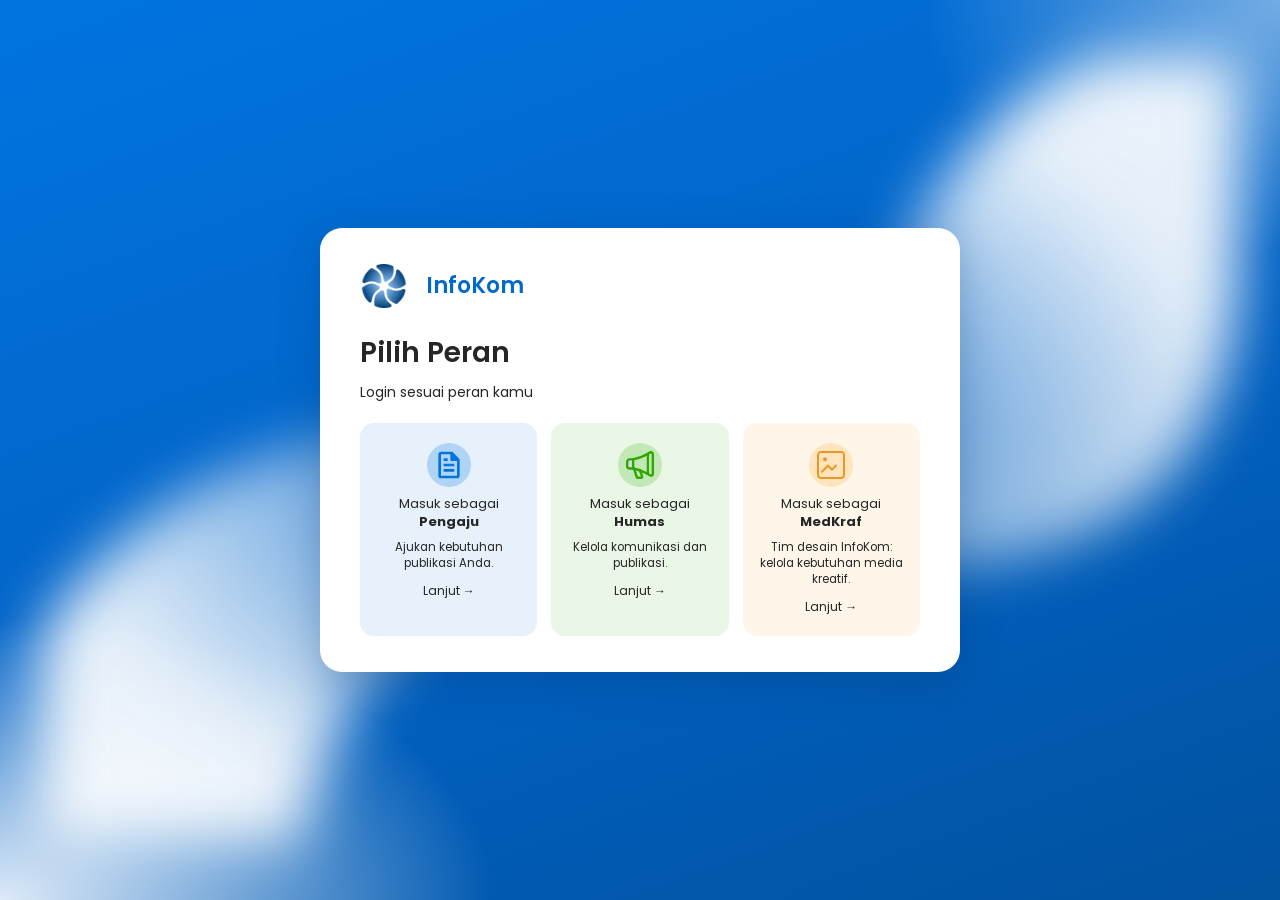
<file: index.html>
<!doctype html>
<html lang="id">
  <head>
    <meta charset="UTF-8" />
    <meta name="viewport" content="width=device-width, initial-scale=1.0" />
    <title>Request Desain · InfoKom HMDTIF</title>
    <link rel="icon" href="assets/favicon.svg" />
    <link rel="preconnect" href="https://fonts.googleapis.com" />
    <link
      href="https://fonts.googleapis.com/css2?family=Poppins:wght@400;500;600;700&display=swap"
      rel="stylesheet"
    />
    <link rel="stylesheet" href="css/style.css?v=3" />
  </head>
  <body data-halaman="peran">
    <svg width="0" height="0" style="position: absolute" aria-hidden="true">
      <!-- Ikon asli dari file Figma -->
      <symbol id="logo" viewBox="0 0 56 51">
        <image href="assets/69146.svg" width="56" height="51" />
      </symbol>

      <symbol id="i-phone" viewBox="0 0 24 24">
        <image href="assets/54fbe.svg" width="24" height="24" />
      </symbol>
      <symbol id="i-clip" viewBox="0 0 24 24">
        <image href="assets/e0886.svg" width="24" height="24" />
      </symbol>
      <symbol id="i-clock" viewBox="0 0 24 24">
        <image href="assets/e6d93.svg" width="24" height="24" />
      </symbol>
      <symbol id="i-tasks" viewBox="0 0 24 24">
        <image href="assets/5f177.svg" width="24" height="24" />
      </symbol>
      <symbol id="i-bell" viewBox="0 0 24 24">
        <image href="assets/1b2ef.svg" width="24" height="24" />
      </symbol>
      <symbol id="i-user" viewBox="0 0 24 24">
        <image href="assets/fa01b.svg" width="24" height="24" />
      </symbol>

      <!-- Ikon peran (Pilih Peran) -->
      <symbol id="i-doc" viewBox="0 0 24 24">
        <image href="assets/icon-pengaju.svg" width="24" height="24" />
      </symbol>
      <symbol id="i-megaphone" viewBox="0 0 24 24">
        <image href="assets/0c6de.svg" width="24" height="24" />
      </symbol>
      <symbol id="i-image" viewBox="0 0 24 24">
        <image href="assets/bce34.svg" width="24" height="24" />
      </symbol>

      <!-- Ikon modal -->
      <symbol id="i-ok" viewBox="0 0 24 24">
        <image href="assets/6f0ef.svg" width="24" height="24" />
      </symbol>
      <symbol id="i-warn" viewBox="0 0 24 24">
        <image href="assets/6bb5d.svg" width="24" height="24" />
      </symbol>
      <symbol id="i-x" viewBox="0 0 24 24">
        <image href="assets/47fa3.svg" width="24" height="24" />
      </symbol>

      <symbol
        id="i-menu"
        viewBox="0 0 24 24"
        fill="none"
        stroke="currentColor"
        stroke-width="2"
        stroke-linecap="round"
        stroke-linejoin="round"
      >
        <path d="M4 6h16M4 12h16M4 18h16" />
      </symbol>
      <symbol
        id="i-ext"
        viewBox="0 0 24 24"
        fill="none"
        stroke="currentColor"
        stroke-width="2"
        stroke-linecap="round"
        stroke-linejoin="round"
      >
        <path
          d="M15 3h6v6M10 14L21 3M18 13v6a2 2 0 0 1-2 2H5a2 2 0 0 1-2-2V8a2 2 0 0 1 2-2h6"
        />
      </symbol>
      <symbol
        id="i-upload"
        viewBox="0 0 24 24"
        fill="none"
        stroke="currentColor"
        stroke-width="2"
        stroke-linecap="round"
        stroke-linejoin="round"
      >
        <path
          d="M21 15v4a2 2 0 0 1-2 2H5a2 2 0 0 1-2-2v-4M17 8l-5-5-5 5M12 3v12"
        />
      </symbol>
    </svg>

    <main class="halaman-login" id="halaman-peran">
      <div class="kartu-login lebar">
        <div class="merek">
          <img
            src="img/logo-infokom.png"
            alt="Logo InfoKom"
            class="logo"
          /><span>InfoKom</span>
        </div>
        <h1>Pilih Peran</h1>
        <p class="sub">Login sesuai peran kamu</p>

        <div class="pilihan-peran">
          <button type="button" class="kartu-peran p-biru" data-peran="pengaju">  
            <span class="lingkaran"
              ><svg class="ic"><use href="#i-doc" /></svg
            ></span>
            <span>Masuk sebagai <strong>Pengaju</strong></span>
            <small>Ajukan kebutuhan publikasi Anda.</small>
            <em>Lanjut →</em>
          </button>
          <button type="button" class="kartu-peran p-hijau" data-peran="humas">
            <span class="lingkaran"
              ><svg class="ic"><use href="#i-megaphone" /></svg
            ></span>
            <span>Masuk sebagai <strong>Humas</strong></span>
            <small>Kelola komunikasi dan publikasi.</small>
            <em>Lanjut →</em>
          </button>
          <button type="button" class="kartu-peran p-oranye" data-peran="medkraf">
            <span class="lingkaran"
              ><svg class="ic"><use href="#i-image" /></svg
            ></span>
            <span>Masuk sebagai <strong>MedKraf</strong></span>
            <small>Tim desain InfoKom: kelola kebutuhan media kreatif.</small>
            <em>Lanjut →</em>
          </button>
        </div>
      </div>
    </main>

    <div class="toast" id="toast" hidden></div>
    <script src="js/data.js?v=3"></script>
    <script src="js/core.js?v=3"></script>
    <script src="js/index.js?v=3"></script>
  </body>
  </html>
</file>
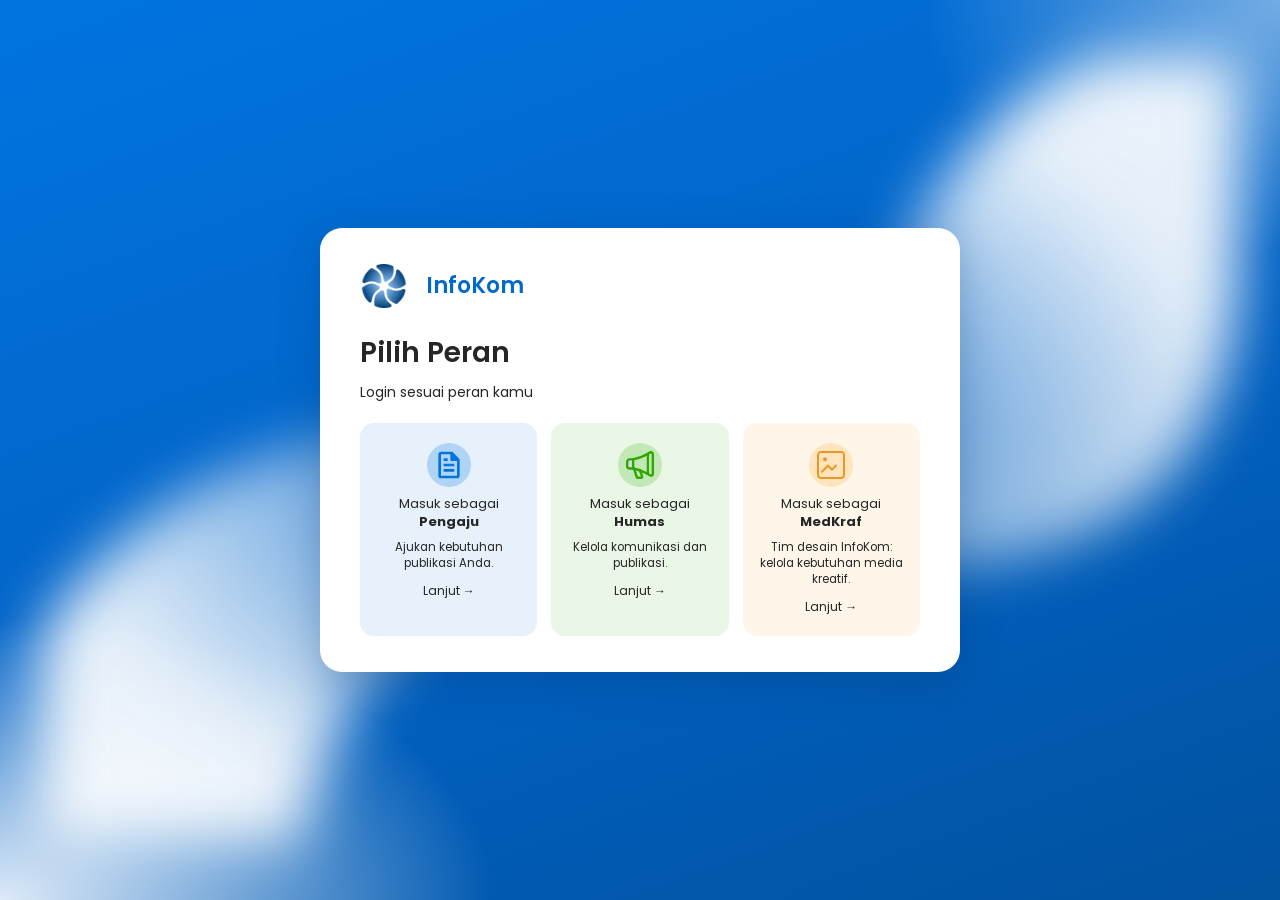
<file: ajukan.html>
<!doctype html>
<html lang="id">
  <head>
    <meta charset="UTF-8" />
    <meta name="viewport" content="width=device-width, initial-scale=1.0" />
    <title>Request Desain · InfoKom HMDTIF</title>
    <link rel="icon" href="assets/favicon.svg" />
    <link rel="preconnect" href="https://fonts.googleapis.com" />
    <link
      href="https://fonts.googleapis.com/css2?family=Poppins:wght@400;500;600;700&display=swap"
      rel="stylesheet"
    />
    <link rel="stylesheet" href="css/style.css?v=3" />
  </head>
  <body data-halaman="ajukan">
    <svg width="0" height="0" style="position: absolute" aria-hidden="true">
      <!-- Ikon asli dari file Figma -->
      <symbol id="logo" viewBox="0 0 56 51">
        <image href="assets/69146.svg" width="56" height="51" />
      </symbol>

      <symbol id="i-phone" viewBox="0 0 24 24">
        <image href="assets/54fbe.svg" width="24" height="24" />
      </symbol>
      <symbol id="i-clip" viewBox="0 0 24 24">
        <image href="assets/e0886.svg" width="24" height="24" />
      </symbol>
      <symbol id="i-clock" viewBox="0 0 24 24">
        <image href="assets/e6d93.svg" width="24" height="24" />
      </symbol>
      <symbol id="i-tasks" viewBox="0 0 24 24">
        <image href="assets/5f177.svg" width="24" height="24" />
      </symbol>
      <symbol id="i-bell" viewBox="0 0 24 24">
        <image href="assets/1b2ef.svg" width="24" height="24" />
      </symbol>
      <symbol id="i-user" viewBox="0 0 24 24">
        <image href="assets/fa01b.svg" width="24" height="24" />
      </symbol>

      <!-- Ikon peran (Pilih Peran) -->
      <symbol id="i-doc" viewBox="0 0 24 24">
        <image href="assets/icon-pengaju.svg" width="24" height="24" />
      </symbol>
      <symbol id="i-megaphone" viewBox="0 0 24 24">
        <image href="assets/0c6de.svg" width="24" height="24" />
      </symbol>
      <symbol id="i-image" viewBox="0 0 24 24">
        <image href="assets/bce34.svg" width="24" height="24" />
      </symbol>

      <!-- Ikon modal -->
      <symbol id="i-ok" viewBox="0 0 24 24">
        <image href="assets/6f0ef.svg" width="24" height="24" />
      </symbol>
      <symbol id="i-warn" viewBox="0 0 24 24">
        <image href="assets/6bb5d.svg" width="24" height="24" />
      </symbol>
      <symbol id="i-x" viewBox="0 0 24 24">
        <image href="assets/47fa3.svg" width="24" height="24" />
      </symbol>

      <!-- Ikon utilitas (tetap inline, sesuai Figma) -->
      <symbol
        id="i-menu"
        viewBox="0 0 24 24"
        fill="none"
        stroke="currentColor"
        stroke-width="2"
        stroke-linecap="round"
        stroke-linejoin="round"
      >
        <path d="M4 6h16M4 12h16M4 18h16" />
      </symbol>
      <symbol
        id="i-ext"
        viewBox="0 0 24 24"
        fill="none"
        stroke="currentColor"
        stroke-width="2"
        stroke-linecap="round"
        stroke-linejoin="round"
      >
        <path
          d="M15 3h6v6M10 14L21 3M18 13v6a2 2 0 0 1-2 2H5a2 2 0 0 1-2-2V8a2 2 0 0 1 2-2h6"
        />
      </symbol>
      <symbol
        id="i-upload"
        viewBox="0 0 24 24"
        fill="none"
        stroke="currentColor"
        stroke-width="2"
        stroke-linecap="round"
        stroke-linejoin="round"
      >
        <path
          d="M21 15v4a2 2 0 0 1-2 2H5a2 2 0 0 1-2-2v-4M17 8l-5-5-5 5M12 3v12"
        />
      </symbol>
    </svg>

    <div class="app" id="aplikasi">
      <aside class="sidebar" id="sidebar">
        <div class="merek">
          <svg class="logo"><use href="#logo" /></svg><span>InfoKom</span>
        </div>
        <nav id="menu"></nav>
      </aside>

      <div class="kolom-kanan">
        <header class="topbar">
          <h2 class="judul-app">Request Desain · InfoKom HMDTIF</h2>

          <div class="topbar-kanan">
            <div class="bel-wrap">
              <button
                type="button"
                class="bel"
                id="btn-bel"
                aria-label="Notifikasi"
              >
                <svg class="ic"><use href="#i-bell" /></svg>
                <span class="lencana" id="lencana" hidden></span>
              </button>
              <div class="dropdown" id="dropdown-notif" hidden></div>
            </div>

            <button type="button" class="chip-user" id="btn-profil">
              <span class="info-user" id="info-user"></span>
              <span class="avatar"
                ><svg class="ic"><use href="#i-user" /></svg
              ></span>
            </button>
          </div>
        </header>

        <section class="view" id="v-ajukan">
          <div class="konten">
            <div class="kartu">
              <h2>Ajukan Permintaan Desain</h2>

              <div class="field">
                <label for="input-nama"
                  >Nama Pengaju <span class="wajib">*</span></label
                >
                <input type="text" id="input-nama" value="Reyhan" readonly />
              </div>

              <div class="segmented" id="tipe-konten">
                <button type="button" class="aktif" data-nilai="Reels">
                  Reels
                </button>
                <button type="button" data-nilai="Feeds">Feeds</button>
                <button type="button" data-nilai="Story">Story</button>
              </div>

              <div class="baris-dua">
                <div class="field">
                  <label for="input-judul"
                    >Judul Pengajuan <span class="wajib">*</span></label
                  >
                  <input
                    type="text"
                    id="input-judul"
                    placeholder="Judul Konten"
                  />
                  <small class="pesan-error" id="error-judul" hidden
                    >⚠ Judul wajib diisi</small
                  >
                </div>
                <div class="field">
                  <label for="input-tanggal"
                    >Tanggal Unggahan <span class="wajib">*</span></label
                  >
                  <input type="date" id="input-tanggal" />
                  <small class="pesan-error" id="error-tanggal" hidden
                    >⚠ Tanggal wajib diisi</small
                  >
                </div>
              </div>

              <div class="field">
                <label for="input-deskripsi"
                  >Deskripsi Singkat Desain <span class="wajib">*</span></label
                >
                <textarea
                  id="input-deskripsi"
                  placeholder="Tuliskan Deskripsi"
                ></textarea>
                <small class="pesan-error" id="error-deskripsi" hidden
                  >⚠ Deskripsi wajib diisi</small
                >
              </div>

              <div class="field">
                <label for="input-caption"
                  >Caption (untuk Reels / Feeds) — opsional</label
                >
                <textarea
                  id="input-caption"
                  placeholder="Tuliskan Caption"
                ></textarea>
              </div>

              <div class="rata-kanan">
                <button type="button" class="btn btn-utama" id="btn-kirim">
                  Kirim Pengajuan
                </button>
              </div>
            </div>

            <div class="kartu">
              <h2>Panduan Pengajuan</h2>
              <ul class="panduan">
                <li>
                  Pengajuan masuk ditinjau Humas. Jika ditolak, ajukan ulang.
                </li>
                <li>Draf desain akan dikirim H-1 sebelum hari unggah.</li>
                <li>
                  Revisi draf hanya dapat diajukan 1x setelah dikirim Humas.
                </li>
              </ul>
              <h2 class="jarak-atas">Pengajuan Terakhir Saya</h2>
              <div id="daftar-terakhir"></div>
            </div>
          </div>
        </section>
      </div>
    </div>

    <!-- ============================================================
       MODAL / POP-UP
       ============================================================ -->

    <!-- Humas: Tolak -->
    <div class="modal" id="modal-tolak">
      <div class="dialog">
        <div class="judul-modal">
          <h2>
            <svg class="ic merah"><use href="#i-warn" /></svg> Tolak Pengajuan
          </h2>
          <button type="button" class="btn-tutup" data-tutup aria-label="Tutup">
            <svg class="ic"><use href="#i-x" /></svg>
          </button>
        </div>
        <div class="field">
          <label for="alasan-tolak">Alasan Penolakan</label>
          <textarea
            id="alasan-tolak"
            placeholder="Tulis alasan penolakan"
          ></textarea>
        </div>
        <div class="dua-tombol">
          <button type="button" class="btn btn-garis" data-tutup>Batal</button>
          <button
            type="button"
            class="btn btn-utama"
            id="btn-konfirmasi-tolak"
            disabled
          >
            Tolak
          </button>
        </div>
      </div>
    </div>

    <!-- Humas: Terima & Tugaskan PIC -->
    <div class="modal" id="modal-terima">
      <div class="dialog">
        <div class="judul-modal">
          <h2>
            <svg class="ic hijau"><use href="#i-ok" /></svg> Terima &amp;
            Tugaskan PIC MedKraf
          </h2>
          <button type="button" class="btn-tutup" data-tutup aria-label="Tutup">
            <svg class="ic"><use href="#i-x" /></svg>
          </button>
        </div>
        <div class="field">
          <label for="pilih-pic">Pilih PIC MedKraf</label>
          <select id="pilih-pic"></select>
        </div>
        <div class="dua-tombol">
          <button type="button" class="btn btn-garis" data-tutup>Batal</button>
          <button
            type="button"
            class="btn btn-utama"
            id="btn-konfirmasi-terima"
            disabled
          >
            Tugaskan
          </button>
        </div>
      </div>
    </div>

    <!-- Humas: Revisi bahasa ke MedKraf -->
    <div class="modal" id="modal-revisi-bahasa">
      <div class="dialog">
        <div class="judul-modal">
          <h2>
            <svg class="ic merah"><use href="#i-warn" /></svg> Ajukan Revisi ke
            MedKraf
          </h2>
          <button type="button" class="btn-tutup" data-tutup aria-label="Tutup">
            <svg class="ic"><use href="#i-x" /></svg>
          </button>
        </div>
        <div class="field">
          <label for="catatan-bahasa">Catatan Revisi</label>
          <textarea
            id="catatan-bahasa"
            placeholder="Tulis bagian bahasa yang perlu diperbaiki"
          ></textarea>
        </div>
        <div class="dua-tombol">
          <button type="button" class="btn btn-garis" data-tutup>Batal</button>
          <button
            type="button"
            class="btn btn-utama"
            id="btn-konfirmasi-revisi-bahasa"
            disabled
          >
            Kirim
          </button>
        </div>
      </div>
    </div>

    <!-- Humas: Tandai sudah diunggah -->
    <div class="modal" id="modal-unggah">
      <div class="dialog">
        <div class="judul-modal">
          <h2>
            <svg class="ic biru"><use href="#i-upload" /></svg> Tandai Sudah
            Diunggah
          </h2>
          <button type="button" class="btn-tutup" data-tutup aria-label="Tutup">
            <svg class="ic"><use href="#i-x" /></svg>
          </button>
        </div>
        <div class="field">
          <label for="link-unggahan">Link Unggahan</label>
          <input
            type="text"
            id="link-unggahan"
            placeholder="https://instagram.com/p/..."
          />
        </div>
        <div class="dua-tombol">
          <button type="button" class="btn btn-garis" data-tutup>Batal</button>
          <button
            type="button"
            class="btn btn-utama"
            id="btn-konfirmasi-unggah"
            disabled
          >
            Selesai
          </button>
        </div>
      </div>
    </div>

    <!-- Pengaju: Ajukan revisi -->
    <div class="modal" id="modal-revisi">
      <div class="dialog">
        <div class="judul-modal">
          <h2>
            <svg class="ic merah"><use href="#i-warn" /></svg> Ajukan Revisi
          </h2>
          <button type="button" class="btn-tutup" data-tutup aria-label="Tutup">
            <svg class="ic"><use href="#i-x" /></svg>
          </button>
        </div>
        <div class="field">
          <label for="catatan-revisi">Deskripsi Revisi</label>
          <textarea
            id="catatan-revisi"
            placeholder="Tulis semua masukan revisi dalam satu catatan."
          ></textarea>
          <small class="bantuan"
            >Revisi hanya dapat diajukan 1x dan hasilnya langsung diunggah tanpa
            tinjauan ulang.</small
          >
        </div>
        <div class="dua-tombol">
          <button type="button" class="btn btn-garis" data-tutup>Batal</button>
          <button
            type="button"
            class="btn btn-utama"
            id="btn-konfirmasi-revisi"
            disabled
          >
            Ajukan
          </button>
        </div>
      </div>
    </div>

    <!-- Pengaju: Setujui -->
    <div class="modal" id="modal-setujui">
      <div class="dialog">
        <div class="judul-modal">
          <h2>
            <svg class="ic hijau"><use href="#i-ok" /></svg> Setujui Desain
          </h2>
          <button type="button" class="btn-tutup" data-tutup aria-label="Tutup">
            <svg class="ic"><use href="#i-x" /></svg>
          </button>
        </div>
        <p class="isi-modal">
          Apakah Anda yakin menyetujui desain ini? Status menjadi “Siap Unggah”
          dan konten akan diunggah oleh Humas.
        </p>
        <div class="dua-tombol">
          <button type="button" class="btn btn-garis" data-tutup>Batal</button>
          <button
            type="button"
            class="btn btn-utama"
            id="btn-konfirmasi-setujui"
          >
            Ya, Setujui
          </button>
        </div>
      </div>
    </div>

    <!-- Pesan singkat -->
    <div class="toast" id="toast" hidden></div>

    <script src="js/data.js?v=3"></script>
    <script src="js/core.js?v=3"></script>
    <script src="js/ajukan.js?v=3"></script>
  </body>
</html>
</file>
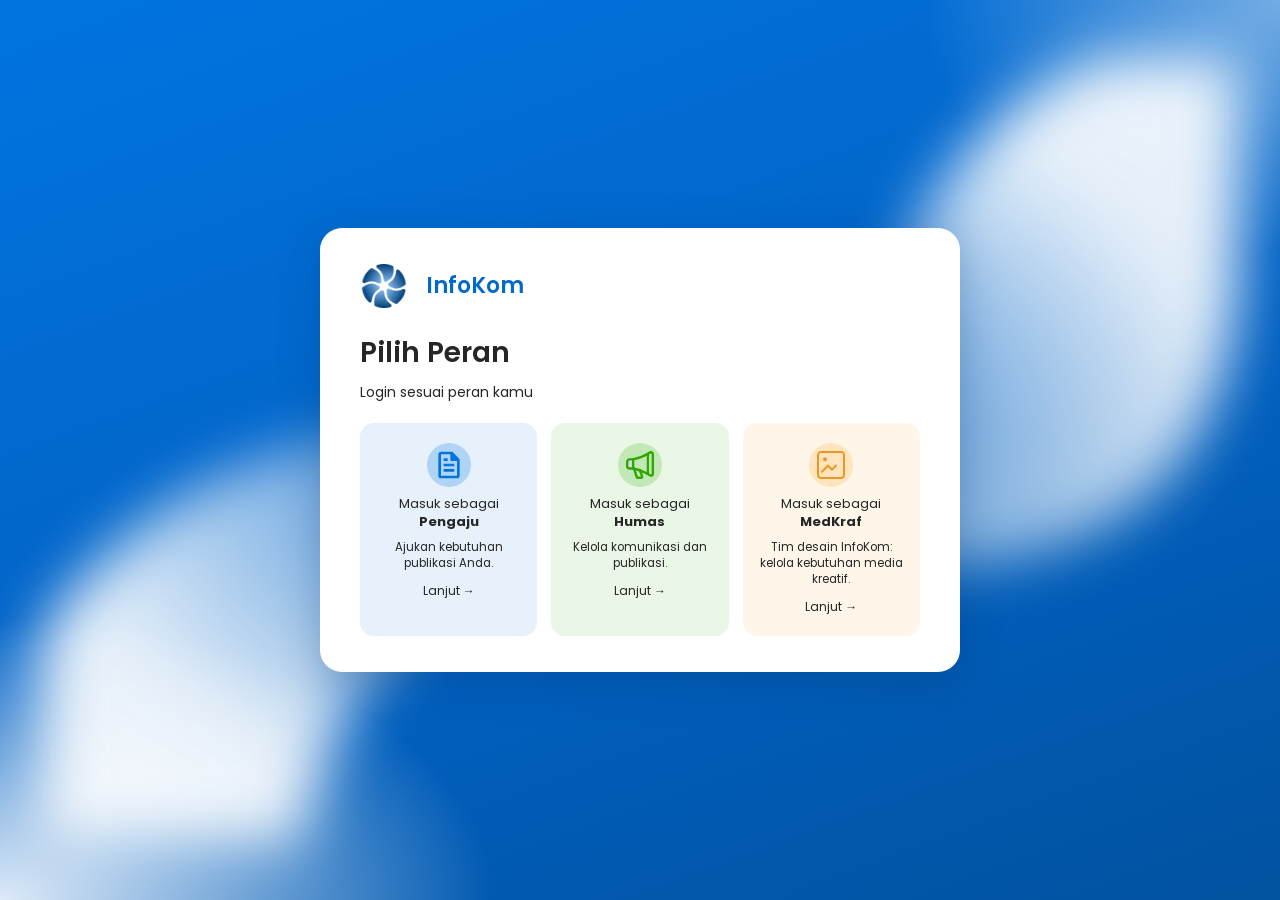
<file: humas.html>
<!doctype html>
<html lang="id">
  <head>
    <meta charset="UTF-8" />
    <meta name="viewport" content="width=device-width, initial-scale=1.0" />
    <title>Request Desain · InfoKom HMDTIF</title>
    <link rel="icon" href="assets/favicon.svg" />
    <link rel="preconnect" href="https://fonts.googleapis.com" />
    <link
      href="https://fonts.googleapis.com/css2?family=Poppins:wght@400;500;600;700&display=swap"
      rel="stylesheet"
    />
    <link rel="stylesheet" href="css/style.css?v=3" />
  </head>
  <body data-halaman="humas">
    <svg width="0" height="0" style="position: absolute" aria-hidden="true">
      <!-- Ikon asli dari file Figma -->
      <symbol id="logo" viewBox="0 0 56 51">
        <image href="assets/69146.svg" width="56" height="51" />
      </symbol>

      <symbol id="i-phone" viewBox="0 0 24 24">
        <image href="assets/54fbe.svg" width="24" height="24" />
      </symbol>
      <symbol id="i-clip" viewBox="0 0 24 24">
        <image href="assets/e0886.svg" width="24" height="24" />
      </symbol>
      <symbol id="i-clock" viewBox="0 0 24 24">
        <image href="assets/e6d93.svg" width="24" height="24" />
      </symbol>
      <symbol id="i-tasks" viewBox="0 0 24 24">
        <image href="assets/5f177.svg" width="24" height="24" />
      </symbol>
      <symbol id="i-bell" viewBox="0 0 24 24">
        <image href="assets/1b2ef.svg" width="24" height="24" />
      </symbol>
      <symbol id="i-user" viewBox="0 0 24 24">
        <image href="assets/fa01b.svg" width="24" height="24" />
      </symbol>

      <!-- Ikon peran (Pilih Peran) -->
      <symbol id="i-doc" viewBox="0 0 24 24">
        <image href="assets/icon-pengaju.svg" width="24" height="24" />
      </symbol>
      <symbol id="i-megaphone" viewBox="0 0 24 24">
        <image href="assets/0c6de.svg" width="24" height="24" />
      </symbol>
      <symbol id="i-image" viewBox="0 0 24 24">
        <image href="assets/bce34.svg" width="24" height="24" />
      </symbol>

      <!-- Ikon modal -->
      <symbol id="i-ok" viewBox="0 0 24 24">
        <image href="assets/6f0ef.svg" width="24" height="24" />
      </symbol>
      <symbol id="i-warn" viewBox="0 0 24 24">
        <image href="assets/6bb5d.svg" width="24" height="24" />
      </symbol>
      <symbol id="i-x" viewBox="0 0 24 24">
        <image href="assets/47fa3.svg" width="24" height="24" />
      </symbol>

      <!-- Ikon utilitas (tetap inline, sesuai Figma) -->
      <symbol
        id="i-menu"
        viewBox="0 0 24 24"
        fill="none"
        stroke="currentColor"
        stroke-width="2"
        stroke-linecap="round"
        stroke-linejoin="round"
      >
        <path d="M4 6h16M4 12h16M4 18h16" />
      </symbol>
      <symbol
        id="i-ext"
        viewBox="0 0 24 24"
        fill="none"
        stroke="currentColor"
        stroke-width="2"
        stroke-linecap="round"
        stroke-linejoin="round"
      >
        <path
          d="M15 3h6v6M10 14L21 3M18 13v6a2 2 0 0 1-2 2H5a2 2 0 0 1-2-2V8a2 2 0 0 1 2-2h6"
        />
      </symbol>
      <symbol
        id="i-upload"
        viewBox="0 0 24 24"
        fill="none"
        stroke="currentColor"
        stroke-width="2"
        stroke-linecap="round"
        stroke-linejoin="round"
      >
        <path
          d="M21 15v4a2 2 0 0 1-2 2H5a2 2 0 0 1-2-2v-4M17 8l-5-5-5 5M12 3v12"
        />
      </symbol>
    </svg>

    <div class="app" id="aplikasi">
      <aside class="sidebar" id="sidebar">
        <div class="merek">
          <svg class="logo"><use href="#logo" /></svg><span>InfoKom</span>
        </div>
        <nav id="menu"></nav>
      </aside>

      <div class="kolom-kanan">
        <header class="topbar">
          <h2 class="judul-app">Request Desain · InfoKom HMDTIF</h2>

          <div class="topbar-kanan">
            <div class="bel-wrap">
              <button
                type="button"
                class="bel"
                id="btn-bel"
                aria-label="Notifikasi"
              >
                <svg class="ic"><use href="#i-bell" /></svg>
                <span class="lencana" id="lencana" hidden></span>
              </button>
              <div class="dropdown" id="dropdown-notif" hidden></div>
            </div>

            <button type="button" class="chip-user" id="btn-profil">
              <span class="info-user" id="info-user"></span>
              <span class="avatar"
                ><svg class="ic"><use href="#i-user" /></svg
              ></span>
            </button>
          </div>
        </header>

        <section class="view" id="v-humas">
          <div class="konten">
            <div class="kartu">
              <h2>Daftar &amp; Detail Pengajuan</h2>
              <div class="chips" id="chips"></div>
              <div id="tabel-humas"></div>
            </div>

            <div class="kartu" id="panel-humas"></div>
          </div>
        </section>
      </div>
    </div>

    <!-- ============================================================
       MODAL / POP-UP
       ============================================================ -->

    <!-- Humas: Tolak -->
    <div class="modal" id="modal-tolak">
      <div class="dialog">
        <div class="judul-modal">
          <h2>
            <svg class="ic merah"><use href="#i-warn" /></svg> Tolak Pengajuan
          </h2>
          <button type="button" class="btn-tutup" data-tutup aria-label="Tutup">
            <svg class="ic"><use href="#i-x" /></svg>
          </button>
        </div>
        <div class="field">
          <label for="alasan-tolak">Alasan Penolakan</label>
          <textarea
            id="alasan-tolak"
            placeholder="Tulis alasan penolakan"
          ></textarea>
        </div>
        <div class="dua-tombol">
          <button type="button" class="btn btn-garis" data-tutup>Batal</button>
          <button
            type="button"
            class="btn btn-utama"
            id="btn-konfirmasi-tolak"
            disabled
          >
            Tolak
          </button>
        </div>
      </div>
    </div>

    <!-- Humas: Terima & Tugaskan PIC -->
    <div class="modal" id="modal-terima">
      <div class="dialog">
        <div class="judul-modal">
          <h2>
            <svg class="ic hijau"><use href="#i-ok" /></svg> Terima &amp;
            Tugaskan PIC MedKraf
          </h2>
          <button type="button" class="btn-tutup" data-tutup aria-label="Tutup">
            <svg class="ic"><use href="#i-x" /></svg>
          </button>
        </div>
        <div class="field">
          <label for="pilih-pic">Pilih PIC MedKraf</label>
          <select id="pilih-pic"></select>
        </div>
        <div class="dua-tombol">
          <button type="button" class="btn btn-garis" data-tutup>Batal</button>
          <button
            type="button"
            class="btn btn-utama"
            id="btn-konfirmasi-terima"
            disabled
          >
            Tugaskan
          </button>
        </div>
      </div>
    </div>

    <!-- Humas: Revisi bahasa ke MedKraf -->
    <div class="modal" id="modal-revisi-bahasa">
      <div class="dialog">
        <div class="judul-modal">
          <h2>
            <svg class="ic merah"><use href="#i-warn" /></svg> Ajukan Revisi ke
            MedKraf
          </h2>
          <button type="button" class="btn-tutup" data-tutup aria-label="Tutup">
            <svg class="ic"><use href="#i-x" /></svg>
          </button>
        </div>
        <div class="field">
          <label for="catatan-bahasa">Catatan Revisi</label>
          <textarea
            id="catatan-bahasa"
            placeholder="Tulis bagian bahasa yang perlu diperbaiki"
          ></textarea>
        </div>
        <div class="dua-tombol">
          <button type="button" class="btn btn-garis" data-tutup>Batal</button>
          <button
            type="button"
            class="btn btn-utama"
            id="btn-konfirmasi-revisi-bahasa"
            disabled
          >
            Kirim
          </button>
        </div>
      </div>
    </div>

    <!-- Humas: Tandai sudah diunggah -->
    <div class="modal" id="modal-unggah">
      <div class="dialog">
        <div class="judul-modal">
          <h2>
            <svg class="ic biru"><use href="#i-upload" /></svg> Tandai Sudah
            Diunggah
          </h2>
          <button type="button" class="btn-tutup" data-tutup aria-label="Tutup">
            <svg class="ic"><use href="#i-x" /></svg>
          </button>
        </div>
        <div class="field">
          <label for="link-unggahan">Link Unggahan</label>
          <input
            type="text"
            id="link-unggahan"
            placeholder="https://instagram.com/p/..."
          />
        </div>
        <div class="dua-tombol">
          <button type="button" class="btn btn-garis" data-tutup>Batal</button>
          <button
            type="button"
            class="btn btn-utama"
            id="btn-konfirmasi-unggah"
            disabled
          >
            Selesai
          </button>
        </div>
      </div>
    </div>

    <!-- Pengaju: Ajukan revisi -->
    <div class="modal" id="modal-revisi">
      <div class="dialog">
        <div class="judul-modal">
          <h2>
            <svg class="ic merah"><use href="#i-warn" /></svg> Ajukan Revisi
          </h2>
          <button type="button" class="btn-tutup" data-tutup aria-label="Tutup">
            <svg class="ic"><use href="#i-x" /></svg>
          </button>
        </div>
        <div class="field">
          <label for="catatan-revisi">Deskripsi Revisi</label>
          <textarea
            id="catatan-revisi"
            placeholder="Tulis semua masukan revisi dalam satu catatan."
          ></textarea>
          <small class="bantuan"
            >Revisi hanya dapat diajukan 1x dan hasilnya langsung diunggah tanpa
            tinjauan ulang.</small
          >
        </div>
        <div class="dua-tombol">
          <button type="button" class="btn btn-garis" data-tutup>Batal</button>
          <button
            type="button"
            class="btn btn-utama"
            id="btn-konfirmasi-revisi"
            disabled
          >
            Ajukan
          </button>
        </div>
      </div>
    </div>

    <!-- Pengaju: Setujui -->
    <div class="modal" id="modal-setujui">
      <div class="dialog">
        <div class="judul-modal">
          <h2>
            <svg class="ic hijau"><use href="#i-ok" /></svg> Setujui Desain
          </h2>
          <button type="button" class="btn-tutup" data-tutup aria-label="Tutup">
            <svg class="ic"><use href="#i-x" /></svg>
          </button>
        </div>
        <p class="isi-modal">
          Apakah Anda yakin menyetujui desain ini? Status menjadi “Siap Unggah”
          dan konten akan diunggah oleh Humas.
        </p>
        <div class="dua-tombol">
          <button type="button" class="btn btn-garis" data-tutup>Batal</button>
          <button
            type="button"
            class="btn btn-utama"
            id="btn-konfirmasi-setujui"
          >
            Ya, Setujui
          </button>
        </div>
      </div>
    </div>

    <!-- Pesan singkat -->
    <div class="toast" id="toast" hidden></div>

    <script src="js/data.js?v=3"></script>
    <script src="js/core.js?v=3"></script>
    <script src="js/humas.js?v=3"></script>
  </body>
</html>
</file>
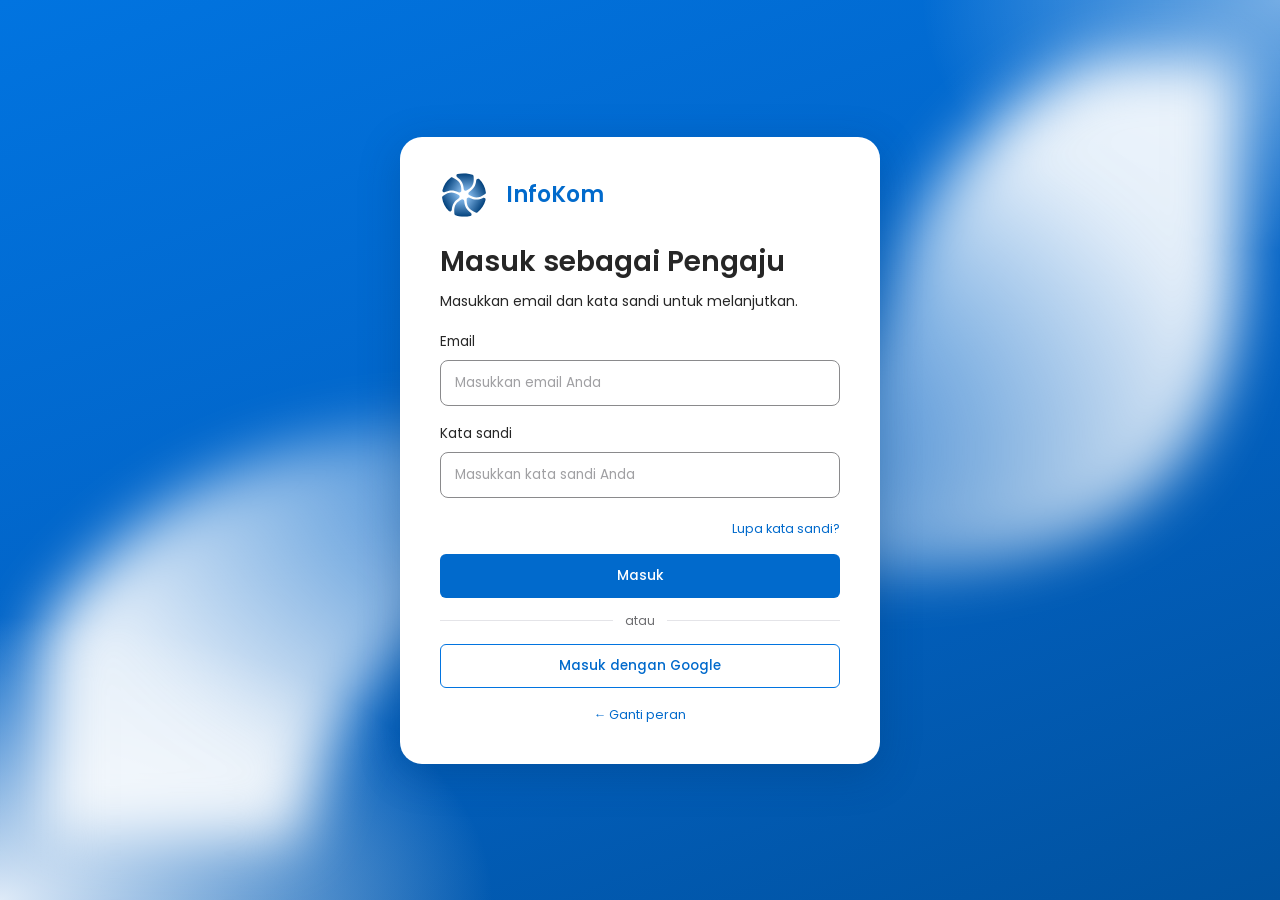
<file: login.html>
<!doctype html>
<html lang="id">
  <head>
    <meta charset="UTF-8" />
    <meta name="viewport" content="width=device-width, initial-scale=1.0" />
    <title>Request Desain · InfoKom HMDTIF</title>
    <link rel="icon" href="assets/favicon.svg" />
    <link rel="preconnect" href="https://fonts.googleapis.com" />
    <link
      href="https://fonts.googleapis.com/css2?family=Poppins:wght@400;500;600;700&display=swap"
      rel="stylesheet"
    />
    <link rel="stylesheet" href="css/style.css?v=3" />
  </head>
  <body data-halaman="login">
    <svg width="0" height="0" style="position: absolute" aria-hidden="true">
      <symbol id="logo" viewBox="0 0 56 51">
        <image href="assets/69146.svg" width="56" height="51" />
      </symbol>

      <symbol id="i-phone" viewBox="0 0 24 24">
        <image href="assets/54fbe.svg" width="24" height="24" />
      </symbol>
      <symbol id="i-clip" viewBox="0 0 24 24">
        <image href="assets/e0886.svg" width="24" height="24" />
      </symbol>
      <symbol id="i-clock" viewBox="0 0 24 24">
        <image href="assets/e6d93.svg" width="24" height="24" />
      </symbol>
      <symbol id="i-tasks" viewBox="0 0 24 24">
        <image href="assets/5f177.svg" width="24" height="24" />
      </symbol>
      <symbol id="i-bell" viewBox="0 0 24 24">
        <image href="assets/1b2ef.svg" width="24" height="24" />
      </symbol>
      <symbol id="i-user" viewBox="0 0 24 24">
        <image href="assets/fa01b.svg" width="24" height="24" />
      </symbol>

      <symbol id="i-doc" viewBox="0 0 24 24">
        <image href="assets/icon-pengaju.svg" width="24" height="24" />
      </symbol>
      <symbol id="i-megaphone" viewBox="0 0 24 24">
        <image href="assets/0c6de.svg" width="24" height="24" />
      </symbol>
      <symbol id="i-image" viewBox="0 0 24 24">
        <image href="assets/bce34.svg" width="24" height="24" />
      </symbol>

      <symbol id="i-ok" viewBox="0 0 24 24">
        <image href="assets/6f0ef.svg" width="24" height="24" />
      </symbol>
      <symbol id="i-warn" viewBox="0 0 24 24">
        <image href="assets/6bb5d.svg" width="24" height="24" />
      </symbol>
      <symbol id="i-x" viewBox="0 0 24 24">
        <image href="assets/47fa3.svg" width="24" height="24" />
      </symbol>

      <symbol
        id="i-menu"
        viewBox="0 0 24 24"
        fill="none"
        stroke="currentColor"
        stroke-width="2"
        stroke-linecap="round"
        stroke-linejoin="round"
      >
        <path d="M4 6h16M4 12h16M4 18h16" />
      </symbol>
      <symbol
        id="i-ext"
        viewBox="0 0 24 24"
        fill="none"
        stroke="currentColor"
        stroke-width="2"
        stroke-linecap="round"
        stroke-linejoin="round"
      >
        <path
          d="M15 3h6v6M10 14L21 3M18 13v6a2 2 0 0 1-2 2H5a2 2 0 0 1-2-2V8a2 2 0 0 1 2-2h6"
        />
      </symbol>
      <symbol
        id="i-upload"
        viewBox="0 0 24 24"
        fill="none"
        stroke="currentColor"
        stroke-width="2"
        stroke-linecap="round"
        stroke-linejoin="round"
      >
        <path
          d="M21 15v4a2 2 0 0 1-2 2H5a2 2 0 0 1-2-2v-4M17 8l-5-5-5 5M12 3v12"
        />
      </symbol>
    </svg>

    <main class="halaman-login" id="halaman-login">
      <form class="kartu-login" id="form-login" novalidate>
        <div class="merek">
          <svg class="logo"><use href="#logo" /></svg><span>InfoKom</span>
        </div>
        <h1 id="judul-login">Masuk sebagai Pengaju</h1>
        <p class="sub">Masukkan email dan kata sandi untuk melanjutkan.</p>

        <div class="field">
          <label for="login-email">Email</label>
          <input
            type="email"
            id="login-email"
            placeholder="Masukkan email Anda"
            autocomplete="off"
          />
        </div>
        <div class="field">
          <label for="login-sandi">Kata sandi</label>
          <input
            type="password"
            id="login-sandi"
            placeholder="Masukkan kata sandi Anda"
            autocomplete="off"
          />
          <small class="pesan-error" id="error-login" hidden
            >⚠ Isi email yang valid dan kata sandi.</small
          >
        </div>

        <button type="button" class="tautan kanan-teks" id="btn-lupa">
          Lupa kata sandi?
        </button>
        <button type="submit" class="btn btn-utama penuh">Masuk</button>

        <div class="atau"><span>atau</span></div>
        <button type="button" class="btn btn-garis penuh" id="btn-google">
          Masuk dengan Google
        </button>
        <button type="button" class="tautan tengah" id="btn-ganti-peran">
          ← Ganti peran
        </button>
      </form>
    </main>

    <div class="toast" id="toast" hidden></div>
    <script src="js/data.js?v=3"></script>
    <script src="js/core.js?v=3"></script>
    <script src="js/login.js?v=3"></script>
  </body>
</html>
</file>
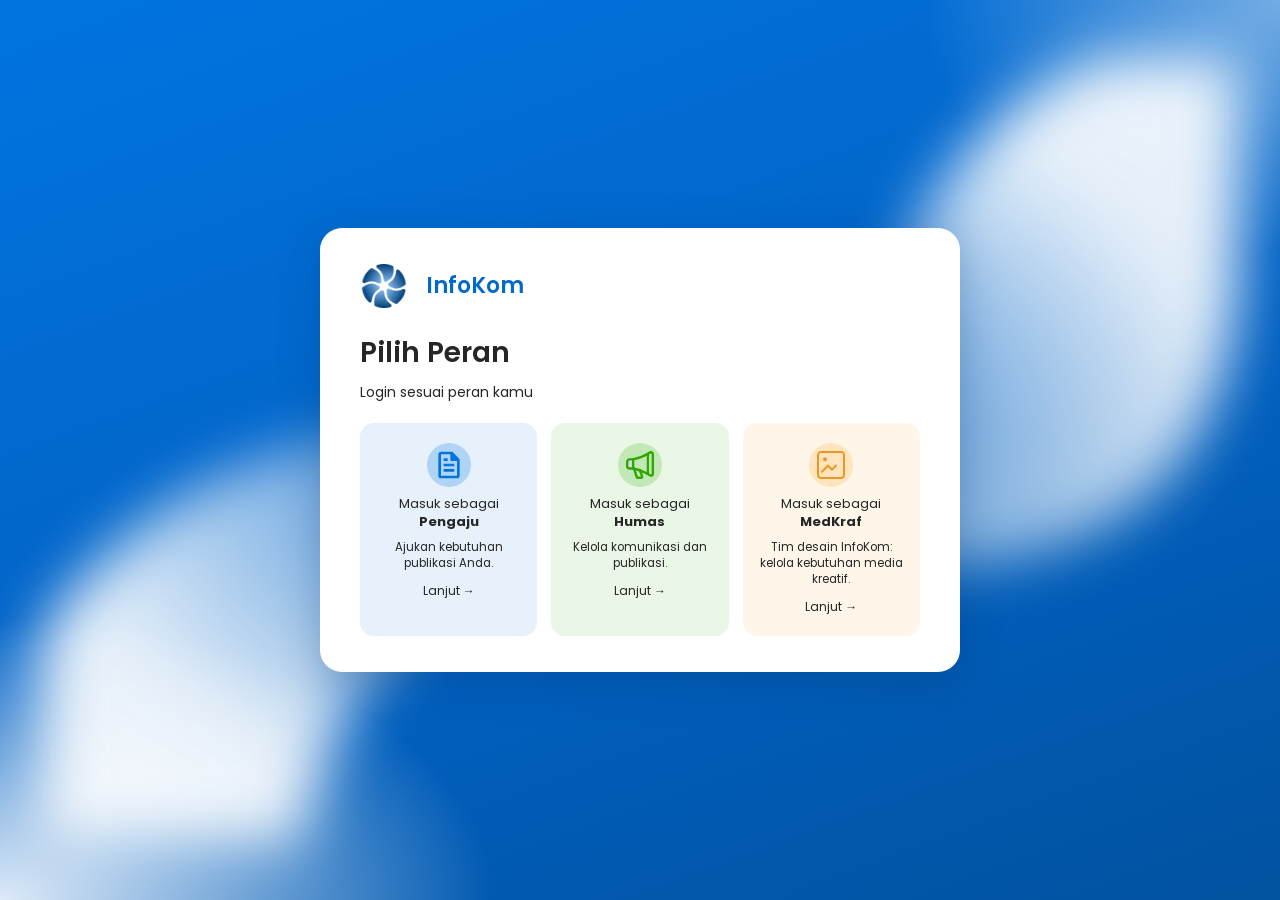
<file: profil.html>
<!doctype html>
<html lang="id">
  <head>
    <meta charset="UTF-8" />
    <meta name="viewport" content="width=device-width, initial-scale=1.0" />
    <title>Request Desain · InfoKom HMDTIF</title>
    <link rel="icon" href="assets/favicon.svg" />
    <link rel="preconnect" href="https://fonts.googleapis.com" />
    <link
      href="https://fonts.googleapis.com/css2?family=Poppins:wght@400;500;600;700&display=swap"
      rel="stylesheet"
    />
    <link rel="stylesheet" href="css/style.css?v=3" />
  </head>
  <body data-halaman="profil">
    <svg width="0" height="0" style="position: absolute" aria-hidden="true">
      <!-- Ikon asli dari file Figma -->
      <symbol id="logo" viewBox="0 0 56 51">
        <image href="assets/69146.svg" width="56" height="51" />
      </symbol>

      <symbol id="i-phone" viewBox="0 0 24 24">
        <image href="assets/54fbe.svg" width="24" height="24" />
      </symbol>
      <symbol id="i-clip" viewBox="0 0 24 24">
        <image href="assets/e0886.svg" width="24" height="24" />
      </symbol>
      <symbol id="i-clock" viewBox="0 0 24 24">
        <image href="assets/e6d93.svg" width="24" height="24" />
      </symbol>
      <symbol id="i-tasks" viewBox="0 0 24 24">
        <image href="assets/5f177.svg" width="24" height="24" />
      </symbol>
      <symbol id="i-bell" viewBox="0 0 24 24">
        <image href="assets/1b2ef.svg" width="24" height="24" />
      </symbol>
      <symbol id="i-user" viewBox="0 0 24 24">
        <image href="assets/fa01b.svg" width="24" height="24" />
      </symbol>

      <!-- Ikon peran (Pilih Peran) -->
      <symbol id="i-doc" viewBox="0 0 24 24">
        <image href="assets/icon-pengaju.svg" width="24" height="24" />
      </symbol>
      <symbol id="i-megaphone" viewBox="0 0 24 24">
        <image href="assets/0c6de.svg" width="24" height="24" />
      </symbol>
      <symbol id="i-image" viewBox="0 0 24 24">
        <image href="assets/bce34.svg" width="24" height="24" />
      </symbol>

      <!-- Ikon modal -->
      <symbol id="i-ok" viewBox="0 0 24 24">
        <image href="assets/6f0ef.svg" width="24" height="24" />
      </symbol>
      <symbol id="i-warn" viewBox="0 0 24 24">
        <image href="assets/6bb5d.svg" width="24" height="24" />
      </symbol>
      <symbol id="i-x" viewBox="0 0 24 24">
        <image href="assets/47fa3.svg" width="24" height="24" />
      </symbol>

      <!-- Ikon utilitas (tetap inline, sesuai Figma) -->
      <symbol
        id="i-menu"
        viewBox="0 0 24 24"
        fill="none"
        stroke="currentColor"
        stroke-width="2"
        stroke-linecap="round"
        stroke-linejoin="round"
      >
        <path d="M4 6h16M4 12h16M4 18h16" />
      </symbol>
      <symbol
        id="i-ext"
        viewBox="0 0 24 24"
        fill="none"
        stroke="currentColor"
        stroke-width="2"
        stroke-linecap="round"
        stroke-linejoin="round"
      >
        <path
          d="M15 3h6v6M10 14L21 3M18 13v6a2 2 0 0 1-2 2H5a2 2 0 0 1-2-2V8a2 2 0 0 1 2-2h6"
        />
      </symbol>
      <symbol
        id="i-upload"
        viewBox="0 0 24 24"
        fill="none"
        stroke="currentColor"
        stroke-width="2"
        stroke-linecap="round"
        stroke-linejoin="round"
      >
        <path
          d="M21 15v4a2 2 0 0 1-2 2H5a2 2 0 0 1-2-2v-4M17 8l-5-5-5 5M12 3v12"
        />
      </symbol>
    </svg>

    <div class="app" id="aplikasi">
      <aside class="sidebar" id="sidebar">
        <div class="merek">
          <svg class="logo"><use href="#logo" /></svg><span>InfoKom</span>
        </div>
        <nav id="menu"></nav>
      </aside>

      <div class="kolom-kanan">
        <header class="topbar">
          <h2 class="judul-app">Request Desain · InfoKom HMDTIF</h2>

          <div class="topbar-kanan">
            <div class="bel-wrap">
              <button
                type="button"
                class="bel"
                id="btn-bel"
                aria-label="Notifikasi"
              >
                <svg class="ic"><use href="#i-bell" /></svg>
                <span class="lencana" id="lencana" hidden></span>
              </button>
              <div class="dropdown" id="dropdown-notif" hidden></div>
            </div>

            <button type="button" class="chip-user" id="btn-profil">
              <span class="info-user" id="info-user"></span>
              <span class="avatar"
                ><svg class="ic"><use href="#i-user" /></svg
              ></span>
            </button>
          </div>
        </header>

        <section class="view" id="v-profil">
          <div class="konten">
            <div class="kartu">
              <h2>Profil Saya</h2>
              <div class="profil-atas">
                <span class="avatar besar"
                  ><svg class="ic"><use href="#i-user" /></svg
                ></span>
                <div>
                  <h3 id="profil-nama"></h3>
                  <span class="badge b-biru" id="profil-peran"></span>
                </div>
              </div>
              <hr />
              <div id="profil-detail"></div>
              <div class="rata-kiri-tombol">
                <button type="button" class="btn btn-utama" id="btn-beranda">
                  Kembali ke Beranda
                </button>
                <button type="button" class="btn btn-garis" id="btn-keluar">
                  Ganti Peran
                </button>
              </div>
            </div>

            <div class="kartu">
              <h2>Ringkasan Aktivitas</h2>
              <div class="angka-ringkas" id="profil-angka"></div>
              <h3 class="jarak-atas">Hak Akses Peran</h3>
              <ul class="panduan" id="profil-hak"></ul>
            </div>
          </div>
        </section>
      </div>
    </div>

    <!-- ============================================================
       MODAL / POP-UP
       ============================================================ -->

    <!-- Humas: Tolak -->
    <div class="modal" id="modal-tolak">
      <div class="dialog">
        <div class="judul-modal">
          <h2>
            <svg class="ic merah"><use href="#i-warn" /></svg> Tolak Pengajuan
          </h2>
          <button type="button" class="btn-tutup" data-tutup aria-label="Tutup">
            <svg class="ic"><use href="#i-x" /></svg>
          </button>
        </div>
        <div class="field">
          <label for="alasan-tolak">Alasan Penolakan</label>
          <textarea
            id="alasan-tolak"
            placeholder="Tulis alasan penolakan"
          ></textarea>
        </div>
        <div class="dua-tombol">
          <button type="button" class="btn btn-garis" data-tutup>Batal</button>
          <button
            type="button"
            class="btn btn-utama"
            id="btn-konfirmasi-tolak"
            disabled
          >
            Tolak
          </button>
        </div>
      </div>
    </div>

    <!-- Humas: Terima & Tugaskan PIC -->
    <div class="modal" id="modal-terima">
      <div class="dialog">
        <div class="judul-modal">
          <h2>
            <svg class="ic hijau"><use href="#i-ok" /></svg> Terima &amp;
            Tugaskan PIC MedKraf
          </h2>
          <button type="button" class="btn-tutup" data-tutup aria-label="Tutup">
            <svg class="ic"><use href="#i-x" /></svg>
          </button>
        </div>
        <div class="field">
          <label for="pilih-pic">Pilih PIC MedKraf</label>
          <select id="pilih-pic"></select>
        </div>
        <div class="dua-tombol">
          <button type="button" class="btn btn-garis" data-tutup>Batal</button>
          <button
            type="button"
            class="btn btn-utama"
            id="btn-konfirmasi-terima"
            disabled
          >
            Tugaskan
          </button>
        </div>
      </div>
    </div>

    <!-- Humas: Revisi bahasa ke MedKraf -->
    <div class="modal" id="modal-revisi-bahasa">
      <div class="dialog">
        <div class="judul-modal">
          <h2>
            <svg class="ic merah"><use href="#i-warn" /></svg> Ajukan Revisi ke
            MedKraf
          </h2>
          <button type="button" class="btn-tutup" data-tutup aria-label="Tutup">
            <svg class="ic"><use href="#i-x" /></svg>
          </button>
        </div>
        <div class="field">
          <label for="catatan-bahasa">Catatan Revisi</label>
          <textarea
            id="catatan-bahasa"
            placeholder="Tulis bagian bahasa yang perlu diperbaiki"
          ></textarea>
        </div>
        <div class="dua-tombol">
          <button type="button" class="btn btn-garis" data-tutup>Batal</button>
          <button
            type="button"
            class="btn btn-utama"
            id="btn-konfirmasi-revisi-bahasa"
            disabled
          >
            Kirim
          </button>
        </div>
      </div>
    </div>

    <!-- Humas: Tandai sudah diunggah -->
    <div class="modal" id="modal-unggah">
      <div class="dialog">
        <div class="judul-modal">
          <h2>
            <svg class="ic biru"><use href="#i-upload" /></svg> Tandai Sudah
            Diunggah
          </h2>
          <button type="button" class="btn-tutup" data-tutup aria-label="Tutup">
            <svg class="ic"><use href="#i-x" /></svg>
          </button>
        </div>
        <div class="field">
          <label for="link-unggahan">Link Unggahan</label>
          <input
            type="text"
            id="link-unggahan"
            placeholder="https://instagram.com/p/..."
          />
        </div>
        <div class="dua-tombol">
          <button type="button" class="btn btn-garis" data-tutup>Batal</button>
          <button
            type="button"
            class="btn btn-utama"
            id="btn-konfirmasi-unggah"
            disabled
          >
            Selesai
          </button>
        </div>
      </div>
    </div>

    <!-- Pengaju: Ajukan revisi -->
    <div class="modal" id="modal-revisi">
      <div class="dialog">
        <div class="judul-modal">
          <h2>
            <svg class="ic merah"><use href="#i-warn" /></svg> Ajukan Revisi
          </h2>
          <button type="button" class="btn-tutup" data-tutup aria-label="Tutup">
            <svg class="ic"><use href="#i-x" /></svg>
          </button>
        </div>
        <div class="field">
          <label for="catatan-revisi">Deskripsi Revisi</label>
          <textarea
            id="catatan-revisi"
            placeholder="Tulis semua masukan revisi dalam satu catatan."
          ></textarea>
          <small class="bantuan"
            >Revisi hanya dapat diajukan 1x dan hasilnya langsung diunggah tanpa
            tinjauan ulang.</small
          >
        </div>
        <div class="dua-tombol">
          <button type="button" class="btn btn-garis" data-tutup>Batal</button>
          <button
            type="button"
            class="btn btn-utama"
            id="btn-konfirmasi-revisi"
            disabled
          >
            Ajukan
          </button>
        </div>
      </div>
    </div>

    <!-- Pengaju: Setujui -->
    <div class="modal" id="modal-setujui">
      <div class="dialog">
        <div class="judul-modal">
          <h2>
            <svg class="ic hijau"><use href="#i-ok" /></svg> Setujui Desain
          </h2>
          <button type="button" class="btn-tutup" data-tutup aria-label="Tutup">
            <svg class="ic"><use href="#i-x" /></svg>
          </button>
        </div>
        <p class="isi-modal">
          Apakah Anda yakin menyetujui desain ini? Status menjadi “Siap Unggah”
          dan konten akan diunggah oleh Humas.
        </p>
        <div class="dua-tombol">
          <button type="button" class="btn btn-garis" data-tutup>Batal</button>
          <button
            type="button"
            class="btn btn-utama"
            id="btn-konfirmasi-setujui"
          >
            Ya, Setujui
          </button>
        </div>
      </div>
    </div>

    <!-- Pesan singkat -->
    <div class="toast" id="toast" hidden></div>

    <script src="js/data.js?v=3"></script>
    <script src="js/core.js?v=3"></script>
    <script src="js/profil.js?v=3"></script>
  </body>
</html>
</file>
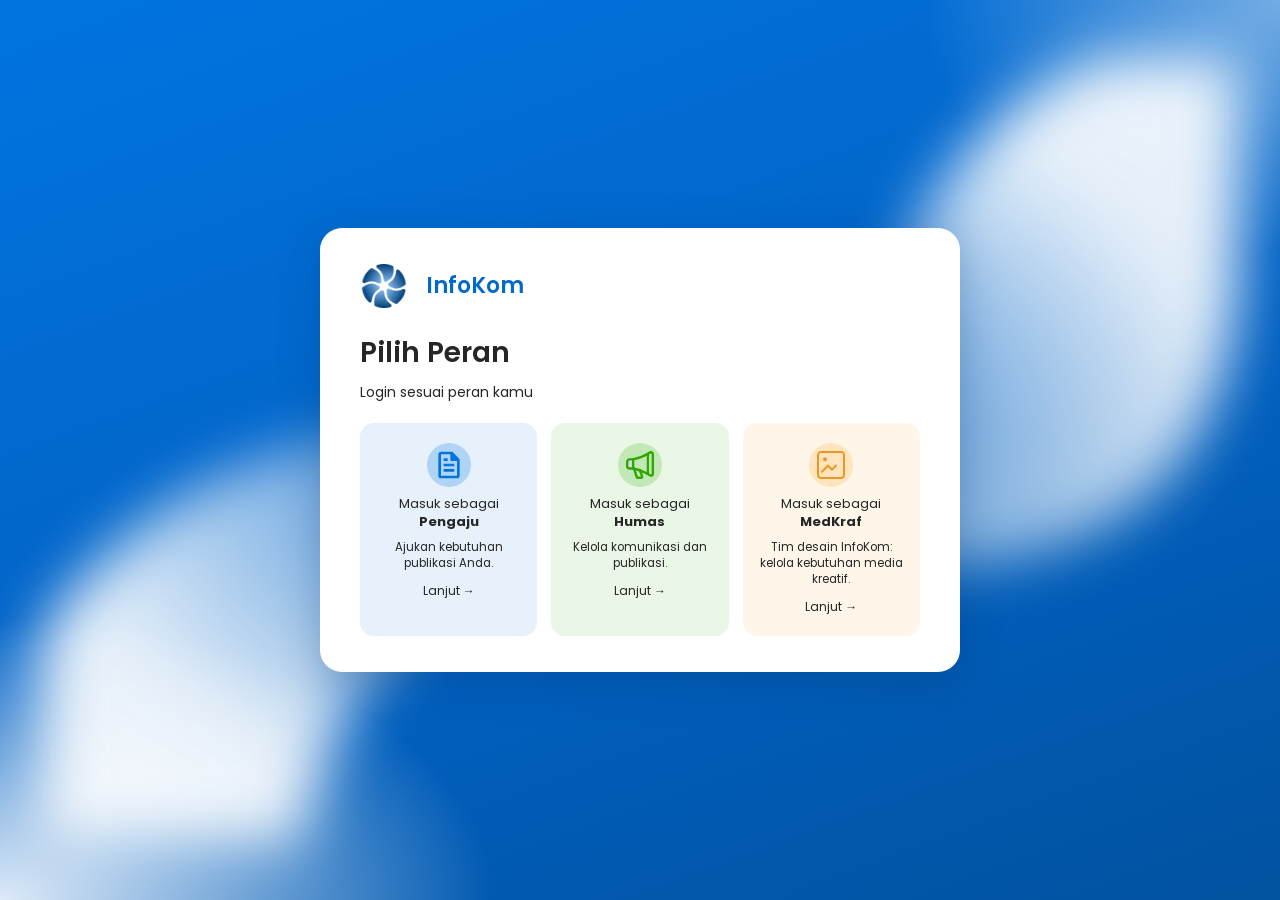
<file: status.html>
<!doctype html>
<html lang="id">
  <head>
    <meta charset="UTF-8" />
    <meta name="viewport" content="width=device-width, initial-scale=1.0" />
    <title>Request Desain · InfoKom HMDTIF</title>
    <link rel="icon" href="assets/favicon.svg" />
    <link rel="preconnect" href="https://fonts.googleapis.com" />
    <link
      href="https://fonts.googleapis.com/css2?family=Poppins:wght@400;500;600;700&display=swap"
      rel="stylesheet"
    />
    <link rel="stylesheet" href="css/style.css?v=3" />
  </head>
  <body data-halaman="status">
    <svg width="0" height="0" style="position: absolute" aria-hidden="true">
      <!-- Ikon asli dari file Figma -->
      <symbol id="logo" viewBox="0 0 56 51">
        <image href="assets/69146.svg" width="56" height="51" />
      </symbol>

      <symbol id="i-phone" viewBox="0 0 24 24">
        <image href="assets/54fbe.svg" width="24" height="24" />
      </symbol>
      <symbol id="i-clip" viewBox="0 0 24 24">
        <image href="assets/e0886.svg" width="24" height="24" />
      </symbol>
      <symbol id="i-clock" viewBox="0 0 24 24">
        <image href="assets/e6d93.svg" width="24" height="24" />
      </symbol>
      <symbol id="i-tasks" viewBox="0 0 24 24">
        <image href="assets/5f177.svg" width="24" height="24" />
      </symbol>
      <symbol id="i-bell" viewBox="0 0 24 24">
        <image href="assets/1b2ef.svg" width="24" height="24" />
      </symbol>
      <symbol id="i-user" viewBox="0 0 24 24">
        <image href="assets/fa01b.svg" width="24" height="24" />
      </symbol>

      <!-- Ikon peran (Pilih Peran) -->
      <symbol id="i-doc" viewBox="0 0 24 24">
        <image href="assets/icon-pengaju.svg" width="24" height="24" />
      </symbol>
      <symbol id="i-megaphone" viewBox="0 0 24 24">
        <image href="assets/0c6de.svg" width="24" height="24" />
      </symbol>
      <symbol id="i-image" viewBox="0 0 24 24">
        <image href="assets/bce34.svg" width="24" height="24" />
      </symbol>

      <!-- Ikon modal -->
      <symbol id="i-ok" viewBox="0 0 24 24">
        <image href="assets/6f0ef.svg" width="24" height="24" />
      </symbol>
      <symbol id="i-warn" viewBox="0 0 24 24">
        <image href="assets/6bb5d.svg" width="24" height="24" />
      </symbol>
      <symbol id="i-x" viewBox="0 0 24 24">
        <image href="assets/47fa3.svg" width="24" height="24" />
      </symbol>

      <!-- Ikon utilitas (tetap inline, sesuai Figma) -->
      <symbol
        id="i-menu"
        viewBox="0 0 24 24"
        fill="none"
        stroke="currentColor"
        stroke-width="2"
        stroke-linecap="round"
        stroke-linejoin="round"
      >
        <path d="M4 6h16M4 12h16M4 18h16" />
      </symbol>
      <symbol
        id="i-ext"
        viewBox="0 0 24 24"
        fill="none"
        stroke="currentColor"
        stroke-width="2"
        stroke-linecap="round"
        stroke-linejoin="round"
      >
        <path
          d="M15 3h6v6M10 14L21 3M18 13v6a2 2 0 0 1-2 2H5a2 2 0 0 1-2-2V8a2 2 0 0 1 2-2h6"
        />
      </symbol>
      <symbol
        id="i-upload"
        viewBox="0 0 24 24"
        fill="none"
        stroke="currentColor"
        stroke-width="2"
        stroke-linecap="round"
        stroke-linejoin="round"
      >
        <path
          d="M21 15v4a2 2 0 0 1-2 2H5a2 2 0 0 1-2-2v-4M17 8l-5-5-5 5M12 3v12"
        />
      </symbol>
    </svg>

    <div class="app" id="aplikasi">
      <aside class="sidebar" id="sidebar">
        <div class="merek">
          <svg class="logo"><use href="#logo" /></svg><span>InfoKom</span>
        </div>
        <nav id="menu"></nav>
      </aside>

      <div class="kolom-kanan">
        <header class="topbar">
          <h2 class="judul-app">Request Desain · InfoKom HMDTIF</h2>

          <div class="topbar-kanan">
            <div class="bel-wrap">
              <button
                type="button"
                class="bel"
                id="btn-bel"
                aria-label="Notifikasi"
              >
                <svg class="ic"><use href="#i-bell" /></svg>
                <span class="lencana" id="lencana" hidden></span>
              </button>
              <div class="dropdown" id="dropdown-notif" hidden></div>
            </div>

            <button type="button" class="chip-user" id="btn-profil">
              <span class="info-user" id="info-user"></span>
              <span class="avatar"
                ><svg class="ic"><use href="#i-user" /></svg
              ></span>
            </button>
          </div>
        </header>

        <section class="view" id="v-status">
          <div class="konten">
            <div class="kartu">
              <h2>Status &amp; Riwayat Publikasi</h2>
              <div class="stepper" id="stepper"></div>
              <h2 class="jarak-atas">Daftar Pengajuan Saya</h2>
              <div id="tabel-status"></div>
            </div>

            <div class="kartu">
              <h2>Detail Pengajuan</h2>
              <div id="detail-status"></div>
              <hr />
              <h2>Riwayat Proses</h2>
              <ul class="riwayat" id="riwayat"></ul>
            </div>
          </div>
        </section>
      </div>
    </div>

    <!-- ============================================================
       MODAL / POP-UP
       ============================================================ -->

    <!-- Humas: Tolak -->
    <div class="modal" id="modal-tolak">
      <div class="dialog">
        <div class="judul-modal">
          <h2>
            <svg class="ic merah"><use href="#i-warn" /></svg> Tolak Pengajuan
          </h2>
          <button type="button" class="btn-tutup" data-tutup aria-label="Tutup">
            <svg class="ic"><use href="#i-x" /></svg>
          </button>
        </div>
        <div class="field">
          <label for="alasan-tolak">Alasan Penolakan</label>
          <textarea
            id="alasan-tolak"
            placeholder="Tulis alasan penolakan"
          ></textarea>
        </div>
        <div class="dua-tombol">
          <button type="button" class="btn btn-garis" data-tutup>Batal</button>
          <button
            type="button"
            class="btn btn-utama"
            id="btn-konfirmasi-tolak"
            disabled
          >
            Tolak
          </button>
        </div>
      </div>
    </div>

    <!-- Humas: Terima & Tugaskan PIC -->
    <div class="modal" id="modal-terima">
      <div class="dialog">
        <div class="judul-modal">
          <h2>
            <svg class="ic hijau"><use href="#i-ok" /></svg> Terima &amp;
            Tugaskan PIC MedKraf
          </h2>
          <button type="button" class="btn-tutup" data-tutup aria-label="Tutup">
            <svg class="ic"><use href="#i-x" /></svg>
          </button>
        </div>
        <div class="field">
          <label for="pilih-pic">Pilih PIC MedKraf</label>
          <select id="pilih-pic"></select>
        </div>
        <div class="dua-tombol">
          <button type="button" class="btn btn-garis" data-tutup>Batal</button>
          <button
            type="button"
            class="btn btn-utama"
            id="btn-konfirmasi-terima"
            disabled
          >
            Tugaskan
          </button>
        </div>
      </div>
    </div>

    <!-- Humas: Revisi bahasa ke MedKraf -->
    <div class="modal" id="modal-revisi-bahasa">
      <div class="dialog">
        <div class="judul-modal">
          <h2>
            <svg class="ic merah"><use href="#i-warn" /></svg> Ajukan Revisi ke
            MedKraf
          </h2>
          <button type="button" class="btn-tutup" data-tutup aria-label="Tutup">
            <svg class="ic"><use href="#i-x" /></svg>
          </button>
        </div>
        <div class="field">
          <label for="catatan-bahasa">Catatan Revisi</label>
          <textarea
            id="catatan-bahasa"
            placeholder="Tulis bagian bahasa yang perlu diperbaiki"
          ></textarea>
        </div>
        <div class="dua-tombol">
          <button type="button" class="btn btn-garis" data-tutup>Batal</button>
          <button
            type="button"
            class="btn btn-utama"
            id="btn-konfirmasi-revisi-bahasa"
            disabled
          >
            Kirim
          </button>
        </div>
      </div>
    </div>

    <!-- Humas: Tandai sudah diunggah -->
    <div class="modal" id="modal-unggah">
      <div class="dialog">
        <div class="judul-modal">
          <h2>
            <svg class="ic biru"><use href="#i-upload" /></svg> Tandai Sudah
            Diunggah
          </h2>
          <button type="button" class="btn-tutup" data-tutup aria-label="Tutup">
            <svg class="ic"><use href="#i-x" /></svg>
          </button>
        </div>
        <div class="field">
          <label for="link-unggahan">Link Unggahan</label>
          <input
            type="text"
            id="link-unggahan"
            placeholder="https://instagram.com/p/..."
          />
        </div>
        <div class="dua-tombol">
          <button type="button" class="btn btn-garis" data-tutup>Batal</button>
          <button
            type="button"
            class="btn btn-utama"
            id="btn-konfirmasi-unggah"
            disabled
          >
            Selesai
          </button>
        </div>
      </div>
    </div>

    <!-- Pengaju: Ajukan revisi -->
    <div class="modal" id="modal-revisi">
      <div class="dialog">
        <div class="judul-modal">
          <h2>
            <svg class="ic merah"><use href="#i-warn" /></svg> Ajukan Revisi
          </h2>
          <button type="button" class="btn-tutup" data-tutup aria-label="Tutup">
            <svg class="ic"><use href="#i-x" /></svg>
          </button>
        </div>
        <div class="field">
          <label for="catatan-revisi">Deskripsi Revisi</label>
          <textarea
            id="catatan-revisi"
            placeholder="Tulis semua masukan revisi dalam satu catatan."
          ></textarea>
          <small class="bantuan"
            >Revisi hanya dapat diajukan 1x dan hasilnya langsung diunggah tanpa
            tinjauan ulang.</small
          >
        </div>
        <div class="dua-tombol">
          <button type="button" class="btn btn-garis" data-tutup>Batal</button>
          <button
            type="button"
            class="btn btn-utama"
            id="btn-konfirmasi-revisi"
            disabled
          >
            Ajukan
          </button>
        </div>
      </div>
    </div>

    <!-- Pengaju: Setujui -->
    <div class="modal" id="modal-setujui">
      <div class="dialog">
        <div class="judul-modal">
          <h2>
            <svg class="ic hijau"><use href="#i-ok" /></svg> Setujui Desain
          </h2>
          <button type="button" class="btn-tutup" data-tutup aria-label="Tutup">
            <svg class="ic"><use href="#i-x" /></svg>
          </button>
        </div>
        <p class="isi-modal">
          Apakah Anda yakin menyetujui desain ini? Status menjadi “Siap Unggah”
          dan konten akan diunggah oleh Humas.
        </p>
        <div class="dua-tombol">
          <button type="button" class="btn btn-garis" data-tutup>Batal</button>
          <button
            type="button"
            class="btn btn-utama"
            id="btn-konfirmasi-setujui"
          >
            Ya, Setujui
          </button>
        </div>
      </div>
    </div>

    <!-- Pesan singkat -->
    <div class="toast" id="toast" hidden></div>

    <script src="js/data.js?v=3"></script>
    <script src="js/core.js?v=3"></script>
    <script src="js/status.js?v=3"></script>
  </body>
</html>
</file>
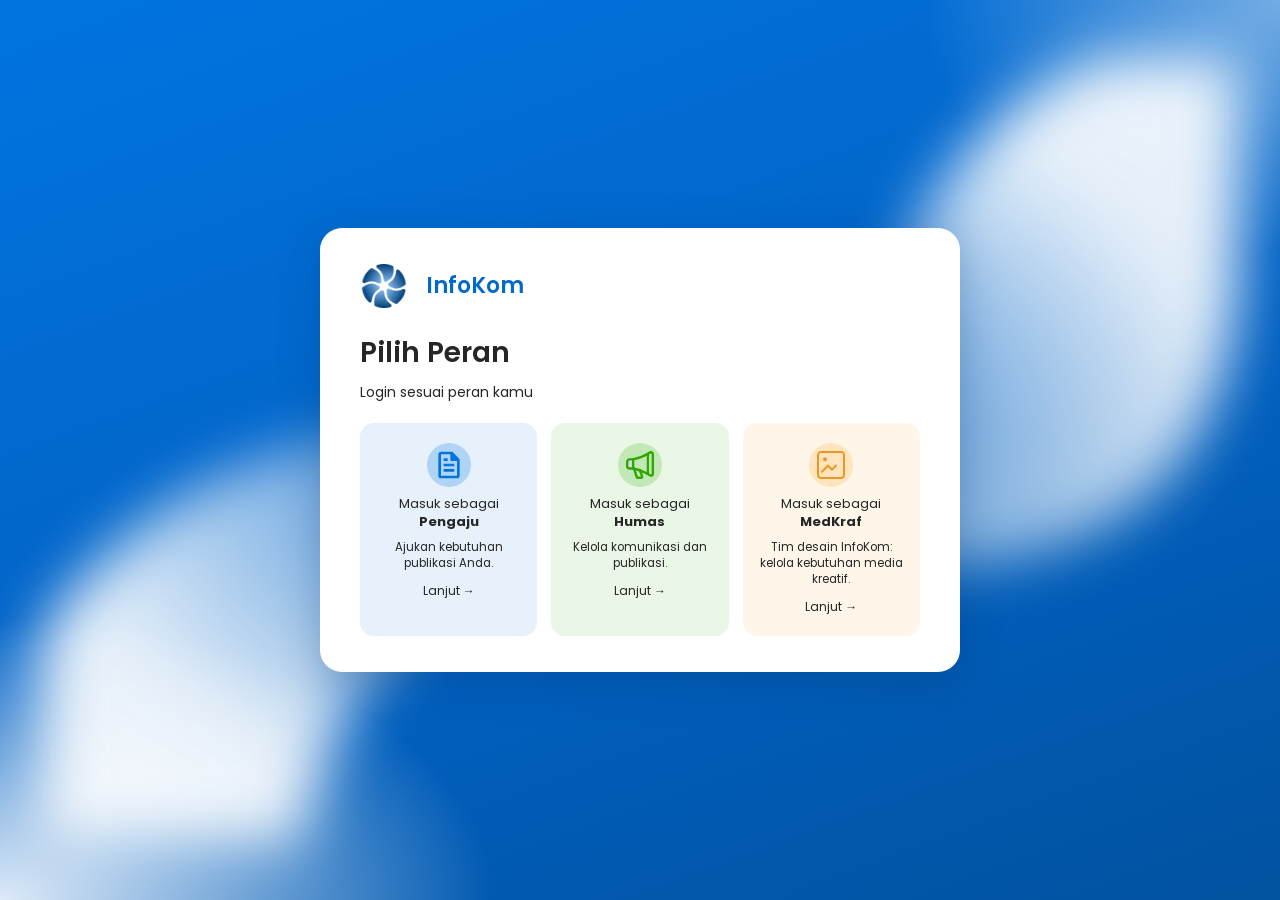
<file: tinjau.html>
<!doctype html>
<html lang="id">
  <head>
    <meta charset="UTF-8" />
    <meta name="viewport" content="width=device-width, initial-scale=1.0" />
    <title>Request Desain · InfoKom HMDTIF</title>
    <link rel="icon" href="assets/favicon.svg" />
    <link rel="preconnect" href="https://fonts.googleapis.com" />
    <link
      href="https://fonts.googleapis.com/css2?family=Poppins:wght@400;500;600;700&display=swap"
      rel="stylesheet"
    />
    <link rel="stylesheet" href="css/style.css?v=3" />
  </head>
  <body data-halaman="tinjau">
    <svg width="0" height="0" style="position: absolute" aria-hidden="true">
      <!-- Ikon asli dari file Figma -->
      <symbol id="logo" viewBox="0 0 56 51">
        <image href="assets/69146.svg" width="56" height="51" />
      </symbol>

      <symbol id="i-phone" viewBox="0 0 24 24">
        <image href="assets/54fbe.svg" width="24" height="24" />
      </symbol>
      <symbol id="i-clip" viewBox="0 0 24 24">
        <image href="assets/e0886.svg" width="24" height="24" />
      </symbol>
      <symbol id="i-clock" viewBox="0 0 24 24">
        <image href="assets/e6d93.svg" width="24" height="24" />
      </symbol>
      <symbol id="i-tasks" viewBox="0 0 24 24">
        <image href="assets/5f177.svg" width="24" height="24" />
      </symbol>
      <symbol id="i-bell" viewBox="0 0 24 24">
        <image href="assets/1b2ef.svg" width="24" height="24" />
      </symbol>
      <symbol id="i-user" viewBox="0 0 24 24">
        <image href="assets/fa01b.svg" width="24" height="24" />
      </symbol>

      <!-- Ikon peran (Pilih Peran) -->
      <symbol id="i-doc" viewBox="0 0 24 24">
        <image href="assets/icon-pengaju.svg" width="24" height="24" />
      </symbol>
      <symbol id="i-megaphone" viewBox="0 0 24 24">
        <image href="assets/0c6de.svg" width="24" height="24" />
      </symbol>
      <symbol id="i-image" viewBox="0 0 24 24">
        <image href="assets/bce34.svg" width="24" height="24" />
      </symbol>

      <!-- Ikon modal -->
      <symbol id="i-ok" viewBox="0 0 24 24">
        <image href="assets/6f0ef.svg" width="24" height="24" />
      </symbol>
      <symbol id="i-warn" viewBox="0 0 24 24">
        <image href="assets/6bb5d.svg" width="24" height="24" />
      </symbol>
      <symbol id="i-x" viewBox="0 0 24 24">
        <image href="assets/47fa3.svg" width="24" height="24" />
      </symbol>

      <!-- Ikon utilitas (tetap inline, sesuai Figma) -->
      <symbol
        id="i-menu"
        viewBox="0 0 24 24"
        fill="none"
        stroke="currentColor"
        stroke-width="2"
        stroke-linecap="round"
        stroke-linejoin="round"
      >
        <path d="M4 6h16M4 12h16M4 18h16" />
      </symbol>
      <symbol
        id="i-ext"
        viewBox="0 0 24 24"
        fill="none"
        stroke="currentColor"
        stroke-width="2"
        stroke-linecap="round"
        stroke-linejoin="round"
      >
        <path
          d="M15 3h6v6M10 14L21 3M18 13v6a2 2 0 0 1-2 2H5a2 2 0 0 1-2-2V8a2 2 0 0 1 2-2h6"
        />
      </symbol>
      <symbol
        id="i-upload"
        viewBox="0 0 24 24"
        fill="none"
        stroke="currentColor"
        stroke-width="2"
        stroke-linecap="round"
        stroke-linejoin="round"
      >
        <path
          d="M21 15v4a2 2 0 0 1-2 2H5a2 2 0 0 1-2-2v-4M17 8l-5-5-5 5M12 3v12"
        />
      </symbol>
    </svg>

    <div class="app" id="aplikasi">
      <aside class="sidebar" id="sidebar">
        <div class="merek">
          <svg class="logo"><use href="#logo" /></svg><span>InfoKom</span>
        </div>
        <nav id="menu"></nav>
      </aside>

      <div class="kolom-kanan">
        <header class="topbar">
          <h2 class="judul-app">Request Desain · InfoKom HMDTIF</h2>

          <div class="topbar-kanan">
            <div class="bel-wrap">
              <button
                type="button"
                class="bel"
                id="btn-bel"
                aria-label="Notifikasi"
              >
                <svg class="ic"><use href="#i-bell" /></svg>
                <span class="lencana" id="lencana" hidden></span>
              </button>
              <div class="dropdown" id="dropdown-notif" hidden></div>
            </div>

            <button type="button" class="chip-user" id="btn-profil">
              <span class="info-user" id="info-user"></span>
              <span class="avatar"
                ><svg class="ic"><use href="#i-user" /></svg
              ></span>
            </button>
          </div>
        </header>

        <section class="view" id="v-tinjau">
          <div class="konten">
            <div class="kartu">
              <h2>Tinjau &amp; Revisi Desain</h2>
              <div id="badge-tinjau" class="jarak-bawah"></div>

              <div class="field">
                <label for="tinjau-link">Draf Desain</label>
                <input
                  type="text"
                  id="tinjau-link"
                  readonly
                  placeholder="https://figma.com"
                />
              </div>
              <div id="poster-tinjau"></div>

              <div class="segmented kotak-garis" id="versi">
                <button type="button" class="aktif" data-nilai="1">
                  Versi 1
                </button>
                <button type="button" data-nilai="2">Versi 2</button>
              </div>

              <div class="field">
                <label for="tinjau-caption">Caption</label>
                <input type="text" id="tinjau-caption" readonly />
              </div>
            </div>

            <div class="kartu">
              <h2>Revisi Desain</h2>
              <div id="badge-kuota" class="jarak-bawah"></div>
              <p class="judul-kecil">Konten untuk ditinjau</p>
              <p class="bantuan">
                Lihat detail konten untuk review dan revisi.
              </p>
              <div id="tabel-tinjau"></div>

              <button
                type="button"
                class="btn btn-garis penuh"
                id="btn-ajukan-revisi"
              >
                Ajukan Revisi
              </button>
              <button
                type="button"
                class="btn btn-utama penuh"
                id="btn-setujui"
              >
                Setujui Desain
              </button>
              <p class="bantuan" id="petunjuk-tinjau"></p>
            </div>
          </div>
        </section>
      </div>
    </div>

    <!-- ============================================================
       MODAL / POP-UP
       ============================================================ -->

    <!-- Humas: Tolak -->
    <div class="modal" id="modal-tolak">
      <div class="dialog">
        <div class="judul-modal">
          <h2>
            <svg class="ic merah"><use href="#i-warn" /></svg> Tolak Pengajuan
          </h2>
          <button type="button" class="btn-tutup" data-tutup aria-label="Tutup">
            <svg class="ic"><use href="#i-x" /></svg>
          </button>
        </div>
        <div class="field">
          <label for="alasan-tolak">Alasan Penolakan</label>
          <textarea
            id="alasan-tolak"
            placeholder="Tulis alasan penolakan"
          ></textarea>
        </div>
        <div class="dua-tombol">
          <button type="button" class="btn btn-garis" data-tutup>Batal</button>
          <button
            type="button"
            class="btn btn-utama"
            id="btn-konfirmasi-tolak"
            disabled
          >
            Tolak
          </button>
        </div>
      </div>
    </div>

    <!-- Humas: Terima & Tugaskan PIC -->
    <div class="modal" id="modal-terima">
      <div class="dialog">
        <div class="judul-modal">
          <h2>
            <svg class="ic hijau"><use href="#i-ok" /></svg> Terima &amp;
            Tugaskan PIC MedKraf
          </h2>
          <button type="button" class="btn-tutup" data-tutup aria-label="Tutup">
            <svg class="ic"><use href="#i-x" /></svg>
          </button>
        </div>
        <div class="field">
          <label for="pilih-pic">Pilih PIC MedKraf</label>
          <select id="pilih-pic"></select>
        </div>
        <div class="dua-tombol">
          <button type="button" class="btn btn-garis" data-tutup>Batal</button>
          <button
            type="button"
            class="btn btn-utama"
            id="btn-konfirmasi-terima"
            disabled
          >
            Tugaskan
          </button>
        </div>
      </div>
    </div>

    <!-- Humas: Revisi bahasa ke MedKraf -->
    <div class="modal" id="modal-revisi-bahasa">
      <div class="dialog">
        <div class="judul-modal">
          <h2>
            <svg class="ic merah"><use href="#i-warn" /></svg> Ajukan Revisi ke
            MedKraf
          </h2>
          <button type="button" class="btn-tutup" data-tutup aria-label="Tutup">
            <svg class="ic"><use href="#i-x" /></svg>
          </button>
        </div>
        <div class="field">
          <label for="catatan-bahasa">Catatan Revisi</label>
          <textarea
            id="catatan-bahasa"
            placeholder="Tulis bagian bahasa yang perlu diperbaiki"
          ></textarea>
        </div>
        <div class="dua-tombol">
          <button type="button" class="btn btn-garis" data-tutup>Batal</button>
          <button
            type="button"
            class="btn btn-utama"
            id="btn-konfirmasi-revisi-bahasa"
            disabled
          >
            Kirim
          </button>
        </div>
      </div>
    </div>

    <!-- Humas: Tandai sudah diunggah -->
    <div class="modal" id="modal-unggah">
      <div class="dialog">
        <div class="judul-modal">
          <h2>
            <svg class="ic biru"><use href="#i-upload" /></svg> Tandai Sudah
            Diunggah
          </h2>
          <button type="button" class="btn-tutup" data-tutup aria-label="Tutup">
            <svg class="ic"><use href="#i-x" /></svg>
          </button>
        </div>
        <div class="field">
          <label for="link-unggahan">Link Unggahan</label>
          <input
            type="text"
            id="link-unggahan"
            placeholder="https://instagram.com/p/..."
          />
        </div>
        <div class="dua-tombol">
          <button type="button" class="btn btn-garis" data-tutup>Batal</button>
          <button
            type="button"
            class="btn btn-utama"
            id="btn-konfirmasi-unggah"
            disabled
          >
            Selesai
          </button>
        </div>
      </div>
    </div>

    <!-- Pengaju: Ajukan revisi -->
    <div class="modal" id="modal-revisi">
      <div class="dialog">
        <div class="judul-modal">
          <h2>
            <svg class="ic merah"><use href="#i-warn" /></svg> Ajukan Revisi
          </h2>
          <button type="button" class="btn-tutup" data-tutup aria-label="Tutup">
            <svg class="ic"><use href="#i-x" /></svg>
          </button>
        </div>
        <div class="field">
          <label for="catatan-revisi">Deskripsi Revisi</label>
          <textarea
            id="catatan-revisi"
            placeholder="Tulis semua masukan revisi dalam satu catatan."
          ></textarea>
          <small class="bantuan"
            >Revisi hanya dapat diajukan 1x dan hasilnya langsung diunggah tanpa
            tinjauan ulang.</small
          >
        </div>
        <div class="dua-tombol">
          <button type="button" class="btn btn-garis" data-tutup>Batal</button>
          <button
            type="button"
            class="btn btn-utama"
            id="btn-konfirmasi-revisi"
            disabled
          >
            Ajukan
          </button>
        </div>
      </div>
    </div>

    <!-- Pengaju: Setujui -->
    <div class="modal" id="modal-setujui">
      <div class="dialog">
        <div class="judul-modal">
          <h2>
            <svg class="ic hijau"><use href="#i-ok" /></svg> Setujui Desain
          </h2>
          <button type="button" class="btn-tutup" data-tutup aria-label="Tutup">
            <svg class="ic"><use href="#i-x" /></svg>
          </button>
        </div>
        <p class="isi-modal">
          Apakah Anda yakin menyetujui desain ini? Status menjadi “Siap Unggah”
          dan konten akan diunggah oleh Humas.
        </p>
        <div class="dua-tombol">
          <button type="button" class="btn btn-garis" data-tutup>Batal</button>
          <button
            type="button"
            class="btn btn-utama"
            id="btn-konfirmasi-setujui"
          >
            Ya, Setujui
          </button>
        </div>
      </div>
    </div>

    <!-- Pesan singkat -->
    <div class="toast" id="toast" hidden></div>

    <script src="js/data.js?v=3"></script>
    <script src="js/core.js?v=3"></script>
    <script src="js/tinjau.js?v=3"></script>
  </body>
</html>
</file>
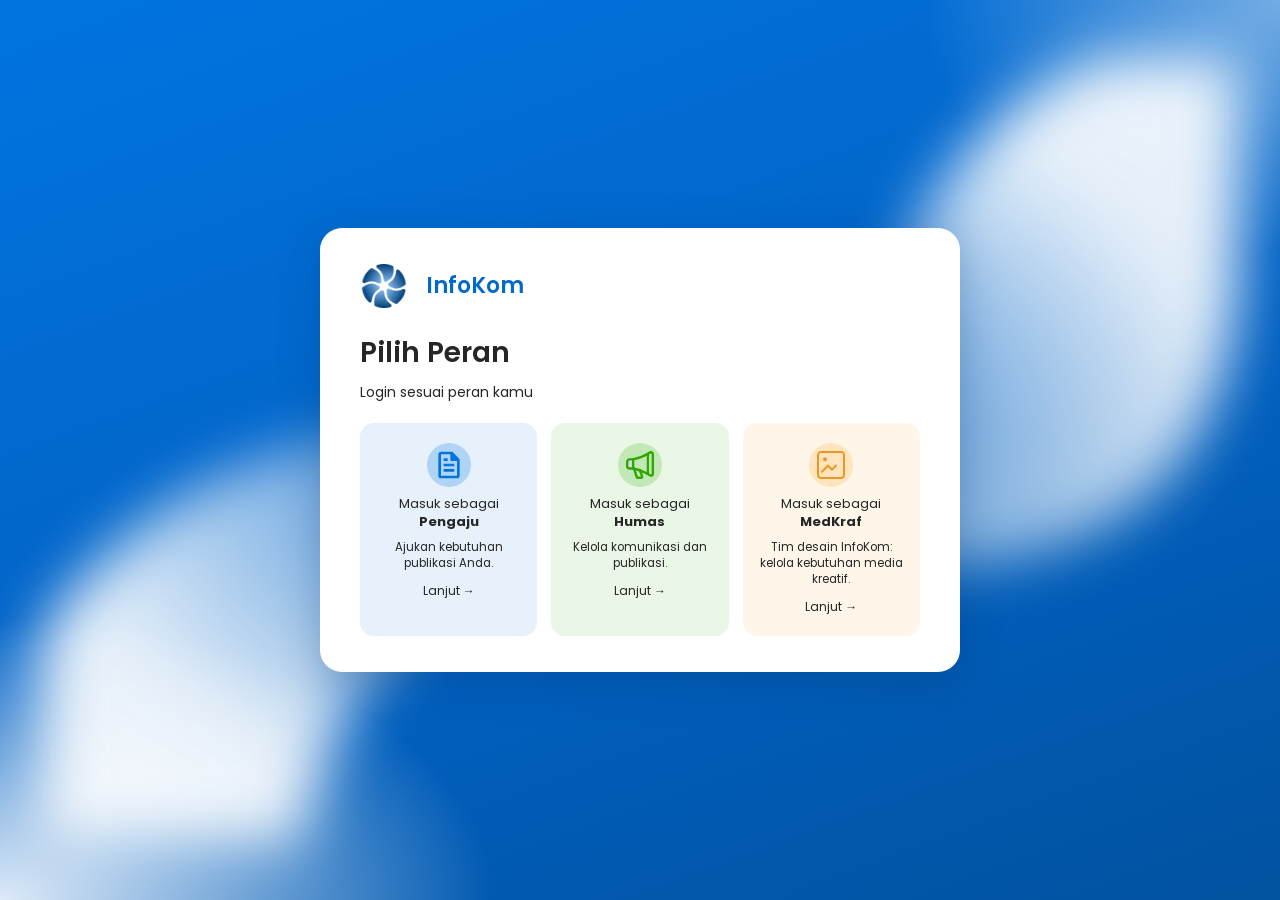
<file: tugas.html>
<!doctype html>
<html lang="id">
  <head>
    <meta charset="UTF-8" />
    <meta name="viewport" content="width=device-width, initial-scale=1.0" />
    <title>Request Desain · InfoKom HMDTIF</title>
    <link rel="icon" href="assets/favicon.svg" />
    <link rel="preconnect" href="https://fonts.googleapis.com" />
    <link
      href="https://fonts.googleapis.com/css2?family=Poppins:wght@400;500;600;700&display=swap"
      rel="stylesheet"
    />
    <link rel="stylesheet" href="css/style.css?v=3" />
  </head>
  <body data-halaman="tugas">
    <svg width="0" height="0" style="position: absolute" aria-hidden="true">
      <!-- Ikon asli dari file Figma -->
      <symbol id="logo" viewBox="0 0 56 51">
        <image href="assets/69146.svg" width="56" height="51" />
      </symbol>

      <symbol id="i-phone" viewBox="0 0 24 24">
        <image href="assets/54fbe.svg" width="24" height="24" />
      </symbol>
      <symbol id="i-clip" viewBox="0 0 24 24">
        <image href="assets/e0886.svg" width="24" height="24" />
      </symbol>
      <symbol id="i-clock" viewBox="0 0 24 24">
        <image href="assets/e6d93.svg" width="24" height="24" />
      </symbol>
      <symbol id="i-tasks" viewBox="0 0 24 24">
        <image href="assets/5f177.svg" width="24" height="24" />
      </symbol>
      <symbol id="i-bell" viewBox="0 0 24 24">
        <image href="assets/1b2ef.svg" width="24" height="24" />
      </symbol>
      <symbol id="i-user" viewBox="0 0 24 24">
        <image href="assets/fa01b.svg" width="24" height="24" />
      </symbol>

      <!-- Ikon peran (Pilih Peran) -->
      <symbol id="i-doc" viewBox="0 0 24 24">
        <image href="assets/icon-pengaju.svg" width="24" height="24" />
      </symbol>
      <symbol id="i-megaphone" viewBox="0 0 24 24">
        <image href="assets/0c6de.svg" width="24" height="24" />
      </symbol>
      <symbol id="i-image" viewBox="0 0 24 24">
        <image href="assets/bce34.svg" width="24" height="24" />
      </symbol>

      <!-- Ikon modal -->
      <symbol id="i-ok" viewBox="0 0 24 24">
        <image href="assets/6f0ef.svg" width="24" height="24" />
      </symbol>
      <symbol id="i-warn" viewBox="0 0 24 24">
        <image href="assets/6bb5d.svg" width="24" height="24" />
      </symbol>
      <symbol id="i-x" viewBox="0 0 24 24">
        <image href="assets/47fa3.svg" width="24" height="24" />
      </symbol>

      <!-- Ikon utilitas (tetap inline, sesuai Figma) -->
      <symbol
        id="i-menu"
        viewBox="0 0 24 24"
        fill="none"
        stroke="currentColor"
        stroke-width="2"
        stroke-linecap="round"
        stroke-linejoin="round"
      >
        <path d="M4 6h16M4 12h16M4 18h16" />
      </symbol>
      <symbol
        id="i-ext"
        viewBox="0 0 24 24"
        fill="none"
        stroke="currentColor"
        stroke-width="2"
        stroke-linecap="round"
        stroke-linejoin="round"
      >
        <path
          d="M15 3h6v6M10 14L21 3M18 13v6a2 2 0 0 1-2 2H5a2 2 0 0 1-2-2V8a2 2 0 0 1 2-2h6"
        />
      </symbol>
      <symbol
        id="i-upload"
        viewBox="0 0 24 24"
        fill="none"
        stroke="currentColor"
        stroke-width="2"
        stroke-linecap="round"
        stroke-linejoin="round"
      >
        <path
          d="M21 15v4a2 2 0 0 1-2 2H5a2 2 0 0 1-2-2v-4M17 8l-5-5-5 5M12 3v12"
        />
      </symbol>
    </svg>

    <div class="app" id="aplikasi">
      <aside class="sidebar" id="sidebar">
        <div class="merek">
          <svg class="logo"><use href="#logo" /></svg><span>InfoKom</span>
        </div>
        <nav id="menu"></nav>
      </aside>

      <div class="kolom-kanan">
        <header class="topbar">
          <h2 class="judul-app">Request Desain · InfoKom HMDTIF</h2>

          <div class="topbar-kanan">
            <div class="bel-wrap">
              <button
                type="button"
                class="bel"
                id="btn-bel"
                aria-label="Notifikasi"
              >
                <svg class="ic"><use href="#i-bell" /></svg>
                <span class="lencana" id="lencana" hidden></span>
              </button>
              <div class="dropdown" id="dropdown-notif" hidden></div>
            </div>

            <button type="button" class="chip-user" id="btn-profil">
              <span class="info-user" id="info-user"></span>
              <span class="avatar"
                ><svg class="ic"><use href="#i-user" /></svg
              ></span>
            </button>
          </div>
        </header>

        <section class="view" id="v-tugas">
          <div class="konten">
            <div class="kartu">
              <h2>Pengerjaan Desain</h2>
              <div id="detail-tugas"></div>

              <div id="blok-catatan"></div>

              <h2 class="jarak-atas">Serahkan Hasil</h2>
              <div class="field">
                <label for="input-hasil"
                  >Tautan Figma / File Hasil <span class="wajib">*</span></label
                >
                <input
                  type="text"
                  id="input-hasil"
                  placeholder="https://figma.com"
                />
                <small class="pesan-error" id="error-hasil" hidden
                  >⚠ Tautan hasil wajib diisi</small
                >
              </div>
              <div id="poster-tugas"></div>
              <div class="rata-kanan">
                <button type="button" class="btn btn-utama" id="btn-serahkan">
                  Serahkan Desain
                </button>
              </div>
              <p class="bantuan rata-kanan-teks" id="petunjuk-tugas"></p>
            </div>

            <div class="kartu">
              <h2 id="judul-tugas">Tugas Saya</h2>
              <div id="daftar-tugas"></div>
            </div>
          </div>
        </section>
      </div>
    </div>

    <!-- ============================================================
       MODAL / POP-UP
       ============================================================ -->

    <!-- Humas: Tolak -->
    <div class="modal" id="modal-tolak">
      <div class="dialog">
        <div class="judul-modal">
          <h2>
            <svg class="ic merah"><use href="#i-warn" /></svg> Tolak Pengajuan
          </h2>
          <button type="button" class="btn-tutup" data-tutup aria-label="Tutup">
            <svg class="ic"><use href="#i-x" /></svg>
          </button>
        </div>
        <div class="field">
          <label for="alasan-tolak">Alasan Penolakan</label>
          <textarea
            id="alasan-tolak"
            placeholder="Tulis alasan penolakan"
          ></textarea>
        </div>
        <div class="dua-tombol">
          <button type="button" class="btn btn-garis" data-tutup>Batal</button>
          <button
            type="button"
            class="btn btn-utama"
            id="btn-konfirmasi-tolak"
            disabled
          >
            Tolak
          </button>
        </div>
      </div>
    </div>

    <!-- Humas: Terima & Tugaskan PIC -->
    <div class="modal" id="modal-terima">
      <div class="dialog">
        <div class="judul-modal">
          <h2>
            <svg class="ic hijau"><use href="#i-ok" /></svg> Terima &amp;
            Tugaskan PIC MedKraf
          </h2>
          <button type="button" class="btn-tutup" data-tutup aria-label="Tutup">
            <svg class="ic"><use href="#i-x" /></svg>
          </button>
        </div>
        <div class="field">
          <label for="pilih-pic">Pilih PIC MedKraf</label>
          <select id="pilih-pic"></select>
        </div>
        <div class="dua-tombol">
          <button type="button" class="btn btn-garis" data-tutup>Batal</button>
          <button
            type="button"
            class="btn btn-utama"
            id="btn-konfirmasi-terima"
            disabled
          >
            Tugaskan
          </button>
        </div>
      </div>
    </div>

    <!-- Humas: Revisi bahasa ke MedKraf -->
    <div class="modal" id="modal-revisi-bahasa">
      <div class="dialog">
        <div class="judul-modal">
          <h2>
            <svg class="ic merah"><use href="#i-warn" /></svg> Ajukan Revisi ke
            MedKraf
          </h2>
          <button type="button" class="btn-tutup" data-tutup aria-label="Tutup">
            <svg class="ic"><use href="#i-x" /></svg>
          </button>
        </div>
        <div class="field">
          <label for="catatan-bahasa">Catatan Revisi</label>
          <textarea
            id="catatan-bahasa"
            placeholder="Tulis bagian bahasa yang perlu diperbaiki"
          ></textarea>
        </div>
        <div class="dua-tombol">
          <button type="button" class="btn btn-garis" data-tutup>Batal</button>
          <button
            type="button"
            class="btn btn-utama"
            id="btn-konfirmasi-revisi-bahasa"
            disabled
          >
            Kirim
          </button>
        </div>
      </div>
    </div>

    <!-- Humas: Tandai sudah diunggah -->
    <div class="modal" id="modal-unggah">
      <div class="dialog">
        <div class="judul-modal">
          <h2>
            <svg class="ic biru"><use href="#i-upload" /></svg> Tandai Sudah
            Diunggah
          </h2>
          <button type="button" class="btn-tutup" data-tutup aria-label="Tutup">
            <svg class="ic"><use href="#i-x" /></svg>
          </button>
        </div>
        <div class="field">
          <label for="link-unggahan">Link Unggahan</label>
          <input
            type="text"
            id="link-unggahan"
            placeholder="https://instagram.com/p/..."
          />
        </div>
        <div class="dua-tombol">
          <button type="button" class="btn btn-garis" data-tutup>Batal</button>
          <button
            type="button"
            class="btn btn-utama"
            id="btn-konfirmasi-unggah"
            disabled
          >
            Selesai
          </button>
        </div>
      </div>
    </div>

    <!-- Pengaju: Ajukan revisi -->
    <div class="modal" id="modal-revisi">
      <div class="dialog">
        <div class="judul-modal">
          <h2>
            <svg class="ic merah"><use href="#i-warn" /></svg> Ajukan Revisi
          </h2>
          <button type="button" class="btn-tutup" data-tutup aria-label="Tutup">
            <svg class="ic"><use href="#i-x" /></svg>
          </button>
        </div>
        <div class="field">
          <label for="catatan-revisi">Deskripsi Revisi</label>
          <textarea
            id="catatan-revisi"
            placeholder="Tulis semua masukan revisi dalam satu catatan."
          ></textarea>
          <small class="bantuan"
            >Revisi hanya dapat diajukan 1x dan hasilnya langsung diunggah tanpa
            tinjauan ulang.</small
          >
        </div>
        <div class="dua-tombol">
          <button type="button" class="btn btn-garis" data-tutup>Batal</button>
          <button
            type="button"
            class="btn btn-utama"
            id="btn-konfirmasi-revisi"
            disabled
          >
            Ajukan
          </button>
        </div>
      </div>
    </div>

    <!-- Pengaju: Setujui -->
    <div class="modal" id="modal-setujui">
      <div class="dialog">
        <div class="judul-modal">
          <h2>
            <svg class="ic hijau"><use href="#i-ok" /></svg> Setujui Desain
          </h2>
          <button type="button" class="btn-tutup" data-tutup aria-label="Tutup">
            <svg class="ic"><use href="#i-x" /></svg>
          </button>
        </div>
        <p class="isi-modal">
          Apakah Anda yakin menyetujui desain ini? Status menjadi “Siap Unggah”
          dan konten akan diunggah oleh Humas.
        </p>
        <div class="dua-tombol">
          <button type="button" class="btn btn-garis" data-tutup>Batal</button>
          <button
            type="button"
            class="btn btn-utama"
            id="btn-konfirmasi-setujui"
          >
            Ya, Setujui
          </button>
        </div>
      </div>
    </div>

    <!-- Pesan singkat -->
    <div class="toast" id="toast" hidden></div>

    <script src="js/data.js?v=3"></script>
    <script src="js/core.js?v=3"></script>
    <script src="js/tugas.js?v=3"></script>
  </body>
</html>
</file>
<file: css/style.css>
:root {
  --biru-50: #e6f1fc;
  --biru-100: #b0d4f5;
  --biru-300: #55a2ea;
  --biru-500: #0174e0;
  --biru-600: #016acc;
  --biru-700: #01529f;
  --biru-900: #00315e;

  --abu-garis: #e4e4e8;
  --abu-input: #8a8a8c;
  --abu-teks: #6b6b6e;
  --teks: #262626;

  --hijau-50: #eaf6e6;
  --hijau-500: #2da800;
  --merah-50: #f8e8e8;
  --merah-200: #de9393;
  --merah-300: #cf6262;
  --merah-500: #b61515;
  --merah-800: #650c0c;
  --oranye-50: #fff6ea;
  --oranye-400: #ffba54;
  --oranye-600: #e89a25;

  --bayangan: 0 4px 18px rgba(0, 49, 94, 0.14);
}

/* ---------- 2. Reset dasar ---------- */
* { box-sizing: border-box; margin: 0; padding: 0; }

body {
  font-family: "Poppins", Arial, sans-serif;
  font-size: 14px;
  color: var(--teks);
  min-width: 768px; 
  min-height: 100vh;
  /* Latar biru dengan sapuan putih di pojok (seperti di Figma) */
  background:
    url("../assets/b1f88.svg") center / cover no-repeat,
    radial-gradient(55% 45% at 0% 100%, rgba(234, 242, 251, 0.95) 0%, rgba(234, 242, 251, 0) 70%),
    radial-gradient(40% 40% at 100% 0%, rgba(255, 255, 255, 0.45) 0%, rgba(255, 255, 255, 0) 70%),
    linear-gradient(160deg, #0174e0 0%, #0262c4 55%, #01529f 100%);
  background-attachment: fixed;
}

h1 { font-size: 28px; font-weight: 600; }
h2 { font-size: 18px; font-weight: 600; margin-bottom: 16px; }
h3 { font-size: 16px; font-weight: 600; margin-bottom: 8px; }

[hidden] { display: none !important; }

button { font-family: inherit; }

/* ---------- 3. Ikon ---------- */
.ic { width: 20px; height: 20px; flex-shrink: 0; vertical-align: -4px; }
.ic.merah { color: var(--merah-500); }
.ic.hijau { color: var(--hijau-500); }
.ic.biru { color: var(--biru-500); }

.logo { width: 48px; height: 44px; }

.merek {
  display: flex;
  align-items: center;
  gap: 18px;
  font-size: 22px;
  font-weight: 600;
  color: var(--biru-600);
}

.halaman-login {
  min-height: 100vh;
  display: flex;
  align-items: center;
  justify-content: center;
  padding: 32px;
}

.kartu-login {
  background: #fff;
  border-radius: 22px;
  padding: 36px 40px;
  width: 100%;
  max-width: 480px;
  box-shadow: 0 10px 40px rgba(0, 49, 94, 0.25);
}

.kartu-login.lebar { max-width: 640px; }

.kartu-login h1 { margin: 24px 0 8px; }
.kartu-login .sub { margin-bottom: 20px; }

.pilihan-peran { 
  display: grid; 
  grid-template-columns: repeat(3, 1fr); 
  gap: 14px; }

.kartu-peran {
  display: flex;
  flex-direction: column;
  align-items: center;
  gap: 8px;
  padding: 18px 12px;
  border: 2px solid transparent;
  border-radius: 14px;
  text-align: center;
  font-size: 13px;
  line-height: 1.4;
  cursor: pointer;
  color: var(--teks);
  transition: transform 0.15s, border-color 0.15s;
}

.kartu-peran:hover { 
  transform: translateY(-3px); 
  border-color: currentColor; }
.kartu-peran small { 
  font-size: 11.5px; }
.kartu-peran em { 
  font-style: normal; 
  font-size: 12px; 
  margin-top: 4px; }

.lingkaran .ic { width: 28px; height: 28px; }

.lingkaran {
  width: 44px; height: 44px;
  border-radius: 50%;
  display: flex; align-items: center; justify-content: center;
}

.p-biru { background: var(--biru-50); }
.p-biru .lingkaran { background: var(--biru-100); color: var(--biru-500); }
.p-hijau { background: #eaf6e6; }
.p-hijau .lingkaran { background: #c3e8b6; color: var(--hijau-500); }
.p-oranye { background: var(--oranye-50); }
.p-oranye .lingkaran { background: #ffe4bd; color: var(--oranye-600); }

.tautan {
  background: none;
  border: none;
  color: var(--biru-600);
  font-size: 12.5px;
  cursor: pointer;
  padding: 4px 0;
}

.tautan:hover { text-decoration: underline; }
.kanan-teks { display: block; margin-left: auto; margin-bottom: 12px; }
.tengah { display: block; margin: 14px auto 0; }

.atau {
  display: flex; align-items: center; gap: 12px;
  margin: 14px 0;
  font-size: 12px;
  color: var(--abu-teks);
}
.atau::before, .atau::after { content: ""; flex: 1; height: 1px; background: var(--abu-garis); }

.petunjuk-demo { margin-top: 12px; text-align: center; font-size: 11.5px; color: var(--abu-teks); }

/* ==========================================================
   5. KERANGKA APLIKASI (sidebar + header + isi)
   ========================================================== */
.app {
  display: grid;
  grid-template-columns: 272px minmax(0, 1fr);
  gap: 24px;
  max-width: 1480px;
  margin: 0 auto;
  padding: 16px 24px;
  align-items: start;
}

/* Sidebar */
.sidebar {
  position: sticky;
  top: 16px;
  min-height: calc(100vh - 32px);
  background: #fff;
  border-radius: 20px;
  padding: 28px 12px;
  box-shadow: var(--bayangan);
}

.sidebar .merek { padding: 0 12px; margin-bottom: 44px; }

#menu { display: flex; flex-direction: column; gap: 8px; }

.menu-item {
  display: flex;
  align-items: center;
  gap: 12px;
  width: 100%;
  padding: 11px 14px;
  border: none;
  border-radius: 12px;
  background: none;
  color: var(--biru-600);
  font-size: 13.5px;
  font-weight: 500;
  text-align: left;
  cursor: pointer;
  transition: background 0.15s;
}

.menu-item:hover { background: var(--biru-50); }
.menu-item.aktif { background: var(--biru-600); color: #fff; }
.menu-item.aktif .ic { filter: brightness(0) invert(1); }

/* Header */
.kolom-kanan { min-width: 0; }

.topbar {
  display: flex;
  align-items: center;
  justify-content: space-between;
  gap: 16px;
  background: #fff;
  border-radius: 20px;
  padding: 18px 24px;
  margin-bottom: 16px;
  box-shadow: var(--bayangan);
}

.judul-app { margin: 0; font-size: 18px; }

.topbar-kanan { display: flex; align-items: center; gap: 14px; }

.bel-wrap { position: relative; }

.bel {
  position: relative;
  width: 44px; height: 44px;
  border: none;
  border-radius: 50%;
  background: var(--biru-50);
  color: var(--biru-500);
  cursor: pointer;
}

.lencana {
  position: absolute;
  top: -3px; right: -3px;
  min-width: 18px; height: 18px;
  padding: 0 4px;
  border-radius: 9px;
  background: #e53935;
  color: #fff;
  font-size: 10px;
  font-weight: 600;
  line-height: 18px;
}

.chip-user {
  display: flex;
  align-items: center;
  gap: 12px;
  border: none;
  background: none;
  cursor: pointer;
  font-size: 12.5px;
  color: var(--teks);
}

.avatar {
  width: 44px; height: 44px;
  border: 1.5px solid var(--biru-500);
  border-radius: 50%;
  display: flex; align-items: center; justify-content: center;
  color: var(--biru-500);
  background: #fff;
}

.avatar.besar { width: 88px; height: 88px; border-width: 2px; }
.avatar.besar .ic { width: 40px; height: 40px; }

/* Dropdown notifikasi */
.dropdown {
  position: absolute;
  right: 0;
  top: 54px;
  width: 340px;
  background: #fff;
  border-radius: 14px;
  padding: 14px;
  box-shadow: 0 10px 30px rgba(0, 49, 94, 0.25);
  z-index: 30;
}

.dropdown h4 { font-size: 14px; margin-bottom: 8px; }

.notif {
  display: flex; gap: 10px;
  padding: 10px;
  border-radius: 10px;
  font-size: 12px;
  line-height: 1.5;
}

.notif.baru { background: var(--biru-50); }
.notif::before {
  content: "";
  width: 7px; height: 7px;
  margin-top: 6px;
  border-radius: 50%;
  background: var(--abu-input);
  flex-shrink: 0;
}
.notif.baru::before { background: var(--biru-500); }
.notif strong { display: block; font-size: 12.5px; }
.notif small { color: var(--abu-teks); }

/* ==========================================================
   6. ISI HALAMAN
   ========================================================== */
/* Dua kolom: kolom utama lebih lebar dari panel kanan */
.konten {
  display: grid;
  grid-template-columns: minmax(0, 1.55fr) minmax(0, 1fr);
  gap: 16px;
  align-items: start;
}

.kartu {
  background: #fff;
  border-radius: 20px;
  padding: 28px;
  box-shadow: var(--bayangan);
}

.jarak-atas { margin-top: 28px; }
.jarak-bawah { margin-bottom: 14px; }

.rata-kanan { display: flex; justify-content: flex-end; gap: 10px; margin-top: 8px; }
.rata-kanan-teks { text-align: right; }
.rata-kiri-tombol { display: flex; gap: 12px; margin-top: 40px; }

hr { border: none; border-top: 1px solid var(--abu-garis); margin: 22px 0; }

.panduan { padding-left: 20px; line-height: 1.9; }
.panduan li::marker { color: var(--teks); }

/* Baris detail: label tebal kiri, isi kanan */
.kv {
  display: grid;
  grid-template-columns: 130px minmax(0, 1fr);
  gap: 12px;
  padding: 4px 0;
  line-height: 1.55;
}
.kv dt, .kv .k { font-weight: 600; }
.kv .v { word-break: break-word; }

/* ==========================================================
   7. FORM
   ========================================================== */
.field { margin-bottom: 18px; }

label {
  display: block;
  font-size: 13.5px;
  margin-bottom: 8px;
}

.wajib { color: #d32f2f; }

input, select, textarea {
  width: 100%;
  font-family: inherit;
  font-size: 13.5px;
  padding: 12px 14px;
  border: 1px solid var(--abu-input);
  border-radius: 8px;
  background: #fff;
  color: var(--teks);
  transition: border-color 0.15s, box-shadow 0.15s;
}

input, select { height: 46px; }
textarea { height: 96px; resize: vertical; }

input::placeholder, textarea::placeholder { color: #a0a0a3; }

input:focus, select:focus, textarea:focus {
  outline: none;
  border-color: var(--biru-500);
  box-shadow: 0 0 0 3px rgba(1, 116, 224, 0.18);
}

input[readonly] { background: #fafafc; }
.salah { border-color: var(--merah-500) !important; }

.bantuan { margin-top: 6px; font-size: 12px; color: var(--abu-teks); line-height: 1.5; }
.pesan-error { display: block; margin-top: 6px; font-size: 12px; font-weight: 500; color: var(--merah-500); }

.baris-dua { display: grid; grid-template-columns: 1fr 1fr; gap: 20px; }

/* Segmented (pilihan Reels / Feeds / Story) */
.segmented {
  display: flex;
  gap: 4px;
  padding: 6px;
  margin-bottom: 18px;
  border: 1px solid var(--biru-500);
  border-radius: 10px;
}

.segmented button {
  flex: 1;
  padding: 10px 0;
  border: none;
  border-radius: 7px;
  background: transparent;
  font-size: 13.5px;
  cursor: pointer;
}

.segmented button.aktif { background: var(--biru-600); color: #fff; font-weight: 500; }
.segmented button:disabled { color: #aaa; cursor: not-allowed; }

/* ==========================================================
   8. TOMBOL
   ========================================================== */
.btn {
  height: 44px;
  padding: 0 22px;
  border: 1.5px solid transparent;
  border-radius: 6px;
  font-size: 13.5px;
  font-weight: 500;
  cursor: pointer;
  transition: background 0.15s, opacity 0.15s;
}

.btn-utama { background: var(--biru-600); color: #fff; }
.btn-utama:hover:not(:disabled) { background: var(--biru-700); }

.btn-garis { background: #fff; color: var(--biru-600); border-color: var(--biru-500); }
.btn-garis:hover:not(:disabled) { background: var(--biru-50); }

.btn:disabled {
  background: var(--abu-garis);
  border-color: var(--abu-garis);
  color: #9a9a9d;
  cursor: not-allowed;
}

.btn.penuh { display: block; width: 100%; margin-bottom: 12px; }
.btn.kecil { height: 34px; padding: 0 14px; font-size: 12px; }

.btn-ikon {
  width: 44px; height: 44px;
  border: none; border-radius: 10px;
  background: var(--biru-50);
  color: var(--biru-600);
  cursor: pointer;
}

.dua-tombol { display: flex; gap: 12px; margin-top: 8px; }
.dua-tombol .btn { flex: 1; }

/* ==========================================================
   9. TABEL & FILTER
   ========================================================== */
.chips { display: flex; flex-wrap: wrap; gap: 8px; margin-bottom: 18px; }

.chip {
  padding: 5px 14px;
  border: 1px solid var(--biru-500);
  border-radius: 20px;
  background: #fff;
  font-size: 12px;
  cursor: pointer;
}
.chip:hover { background: var(--biru-50); }
.chip.aktif { background: var(--biru-600); color: #fff; }

.tabel-wrap {
  margin-bottom: 12px;
  overflow-x: auto; /* tabel bisa digeser kalau layar sempit */
  border: 1px solid var(--biru-300);
  border-radius: 10px;
}

table { width: 100%; border-collapse: collapse; }
table.tabel-6 { min-width: 560px; } /* tabel 6 kolom boleh digeser kalau layar sempit */

th {
  background: var(--biru-600);
  color: #fff;
  font-size: 12.5px;
  font-weight: 500;
  padding: 10px 8px;
  border: 1px solid var(--biru-300);
}

td {
  padding: 10px 8px;
  border: 1px solid var(--biru-300);
  color: var(--biru-600);
  font-size: 12px;
  text-align: center;
  line-height: 1.45;
}

td:first-child { text-align: left; }
tbody tr { cursor: pointer; }
tbody tr:hover { background: #f3f8fe; }
tbody tr.terpilih { background: var(--biru-50); }
td.kosong { color: var(--abu-teks); padding: 24px; cursor: default; }

/* ==========================================================
   10. BADGE STATUS (pil berwarna)
   ========================================================== */
.badge {
  display: inline-flex;
  align-items: center;
  gap: 6px;
  padding: 4px 12px;
  border: 1px solid var(--biru-600);
  border-radius: 32px;
  background: var(--biru-50);
  font-size: 11.5px;
  font-weight: 500;
  color: #000;
  white-space: nowrap;
}

.b-biru { background: var(--biru-50); border-color: var(--biru-600); }
.b-pink { background: var(--merah-50); border-color: var(--merah-200); }
.b-oranye { background: var(--oranye-50); border-color: var(--oranye-400); }
.b-hijau { background: var(--hijau-50); border-color: var(--hijau-500); }
.b-merah { background: var(--merah-300); border-color: var(--merah-800); color: #fff; }
.b-merah .ik-50 { border-color: #fff; background: conic-gradient(#fff 0 50%, transparent 0); }

/* Ikon lingkaran di badge */
.ik {
  display: inline-block;
  width: 12px; height: 12px;
  border: 1.5px solid currentColor;
  border-radius: 50%;
}
.ik-50 { background: conic-gradient(currentColor 0 50%, transparent 0); }
.ik-75 { background: conic-gradient(currentColor 0 75%, transparent 0); }
.ik-ok { background: var(--hijau-500); border-color: var(--hijau-500); }
.ik-x { background: #fff; border-color: #fff; }

/* ==========================================================
   11. KARTU TUGAS, CATATAN, POSTER
   ========================================================== */
.kartu-tugas {
  border: 1px solid var(--biru-500);
  border-radius: 8px;
  padding: 14px;
  margin-bottom: 14px;
  cursor: pointer;
  line-height: 1.6;
}
.kartu-tugas:hover { background: #f3f8fe; }
.kartu-tugas.terpilih { background: var(--biru-50); }
.kartu-tugas strong { display: block; font-size: 13.5px; }
.kartu-tugas p { margin: 6px 0 10px; font-size: 13px; }

.catatan {
  border: 1px solid var(--biru-500);
  border-radius: 8px;
  padding: 12px 14px;
  margin-bottom: 12px;
  font-size: 13px;
  line-height: 1.6;
}
.catatan strong { display: block; margin-bottom: 2px; }

.judul-kecil { font-weight: 500; margin-bottom: 2px; }

/* Poster hasil desain (gambar asli dari Figma) */
.poster-gambar {
  display: block;
  width: 100%;
  height: 100%;
  object-fit: contain;
}

.poster {
  position: relative;
  height: 210px;
  margin-bottom: 16px;
  border-radius: 6px;
  overflow: hidden;
  display: flex;
  align-items: center;
  justify-content: center;
  background:
    linear-gradient(rgba(255,255,255,.07) 1px, transparent 1px) 0 0 / 22px 22px,
    linear-gradient(90deg, rgba(255,255,255,.07) 1px, transparent 1px) 0 0 / 22px 22px,
    #0b4a9c;
}

.poster-tag {
  position: absolute; top: 14px; left: 18%;
  background: #fff; color: #0b4a9c;
  font-size: 9px; font-weight: 700;
  padding: 2px 10px; border-radius: 10px;
}

.poster-kartu {
  width: 46%;
  min-width: 200px;
  padding: 20px 14px;
  text-align: center;
  background: #f1ede3;
  border: 3px dotted #fff;
  outline: 4px solid #f1ede3;
  transform: rotate(-1.5deg);
  box-shadow: 0 6px 16px rgba(0, 0, 0, 0.3);
}

.poster-kartu small { display: block; font-size: 10px; font-style: italic; color: #0b4a9c; }
.poster-kartu strong {
  display: block;
  margin: 4px 0;
  font-size: 20px;
  line-height: 1.05;
  font-weight: 700;
  letter-spacing: -0.5px;
  color: #0b3f86;
  text-transform: uppercase;
}
.poster-kartu em { display: block; font-size: 13px; font-weight: 700; font-style: normal; color: #0b3f86; }

/* ==========================================================
   12. STEPPER (progres 8 tahap) & RIWAYAT
   ========================================================== */
.stepper { display: flex; margin: 8px 0 8px; }

.tahap {
  position: relative;
  flex: 1;
  text-align: center;
  font-size: 11px;
  line-height: 1.3;
  color: var(--abu-teks);
}

.tahap .angka {
  position: relative; z-index: 1;
  width: 28px; height: 28px;
  margin: 0 auto 8px;
  border-radius: 50%;
  background: #a5a5a8;
  color: #fff;
  font-size: 12px; font-weight: 600;
  display: flex; align-items: center; justify-content: center;
}

/* Garis penghubung antar bulatan */
.tahap:not(:first-child)::before {
  content: "";
  position: absolute;
  top: 13px; right: 50%;
  width: 100%; height: 2px;
  background: #b2b2b5;
}

.tahap.selesai .angka, .tahap.sekarang .angka { background: var(--biru-500); }
.tahap.selesai::before, .tahap.sekarang::before { background: var(--biru-500); }
.tahap.sekarang { color: var(--biru-500); font-weight: 600; }

.riwayat { list-style: none; }
.riwayat li { position: relative; padding: 0 0 14px 22px; font-size: 12.5px; line-height: 1.5; }
.riwayat li::before {
  content: "";
  position: absolute; left: 0; top: 5px;
  width: 10px; height: 10px;
  border-radius: 50%;
  background: var(--biru-100);
}
.riwayat li:first-child::before { background: var(--biru-500); }
.riwayat li strong { display: block; font-weight: 600; }
.riwayat li small { color: var(--abu-teks); }

/* ==========================================================
   13. PROFIL
   ========================================================== */
.profil-atas { display: flex; align-items: center; gap: 24px; }
.profil-atas h3 { font-size: 24px; margin-bottom: 8px; }

.angka-ringkas { display: grid; grid-template-columns: repeat(3, 1fr); gap: 12px; }
.angka-ringkas div {
  background: #f3f8fe;
  border-radius: 10px;
  padding: 14px;
  font-size: 12px;
  line-height: 1.4;
}
.angka-ringkas b { display: block; margin-bottom: 4px; font-size: 24px; color: var(--biru-500); }

/* ==========================================================
   14. MODAL & TOAST
   ========================================================== */
.modal {
  display: none;
  position: fixed;
  inset: 0;
  align-items: center;
  justify-content: center;
  padding: 24px;
  background: rgba(0, 20, 40, 0.5);
  z-index: 50;
}
.modal.tampil { display: flex; }

.dialog {
  width: 100%;
  max-width: 520px;
  padding: 24px 28px;
  background: #fff;
  border-radius: 14px;
  box-shadow: 0 12px 40px rgba(0, 0, 0, 0.3);
  animation: muncul 0.2s ease;
}

@keyframes muncul {
  from { opacity: 0; transform: translateY(14px); }
  to { opacity: 1; transform: translateY(0); }
}

.judul-modal { display: flex; justify-content: space-between; align-items: center; margin-bottom: 18px; }
.judul-modal h2 { margin: 0; font-size: 18px; display: flex; align-items: center; gap: 10px; }
.isi-modal { line-height: 1.7; margin-bottom: 18px; }

.btn-tutup {
  width: 32px; height: 32px;
  border: none; border-radius: 50%;
  background: none;
  cursor: pointer;
}
.btn-tutup:hover { background: var(--abu-garis); }

.toast {
  position: fixed;
  left: 50%; bottom: 32px;
  transform: translateX(-50%);
  max-width: 460px;
  padding: 12px 20px;
  border-radius: 10px;
  background: var(--biru-900);
  color: #fff;
  font-size: 13px;
  text-align: center;
  box-shadow: 0 6px 20px rgba(0, 0, 0, 0.3);
  z-index: 60;
}

/* ==========================================================
   15. RESPONSIF
   ========================================================== */

/* Laptop kecil / tablet landscape (di bawah 1100px):
   sidebar lebih kecil, isi jadi 1 kolom */
@media (max-width: 1100px) {
  .app { grid-template-columns: 220px minmax(0, 1fr); gap: 16px; padding: 12px 16px; }
  .sidebar { padding: 22px 10px; }
  .sidebar .merek { font-size: 19px; gap: 12px; padding: 0 8px; margin-bottom: 32px; }
  .logo { width: 40px; height: 37px; }
  .konten { grid-template-columns: minmax(0, 1fr); }
  .kartu { padding: 24px; }
  .kartu-login.lebar { max-width: 600px; }
}

/* Tablet portrait (768px - 900px): sidebar tinggal ikon saja */
@media (max-width: 900px) {
  .app { grid-template-columns: 72px minmax(0, 1fr); }
  .sidebar .merek span { display: none; }
  .sidebar .merek { justify-content: center; padding: 0; }
  .menu-item { justify-content: center; padding: 12px 0; font-size: 0; gap: 0; }
  .menu-item .ic { width: 22px; height: 22px; }
  .info-user { display: none; }
  .judul-app { font-size: 16px; }
  .stepper .tahap { font-size: 10px; }
  .baris-dua { grid-template-columns: 1fr; gap: 0; }
}

/* ==========================================================
   16. TAMBAHAN
   ========================================================== */

/* Kartu info (tanpa klik) tidak berkursor tangan */
.kartu-tugas:not([data-id]) { cursor: default; }
.kartu-tugas:not([data-id]):hover { background: #fff; }

/* Kotak tautan Figma di panel Humas */
.tautan-kotak {
  display: flex;
  align-items: center;
  justify-content: space-between;
  gap: 10px;
  margin-bottom: 14px;
  padding: 12px 14px;
  border-radius: 8px;
  background: #eef5fd;
  color: var(--biru-600);
  font-size: 13px;
  text-decoration: underline;
  word-break: break-all;
}
.tautan-kotak:hover { background: var(--biru-50); }
</file>
